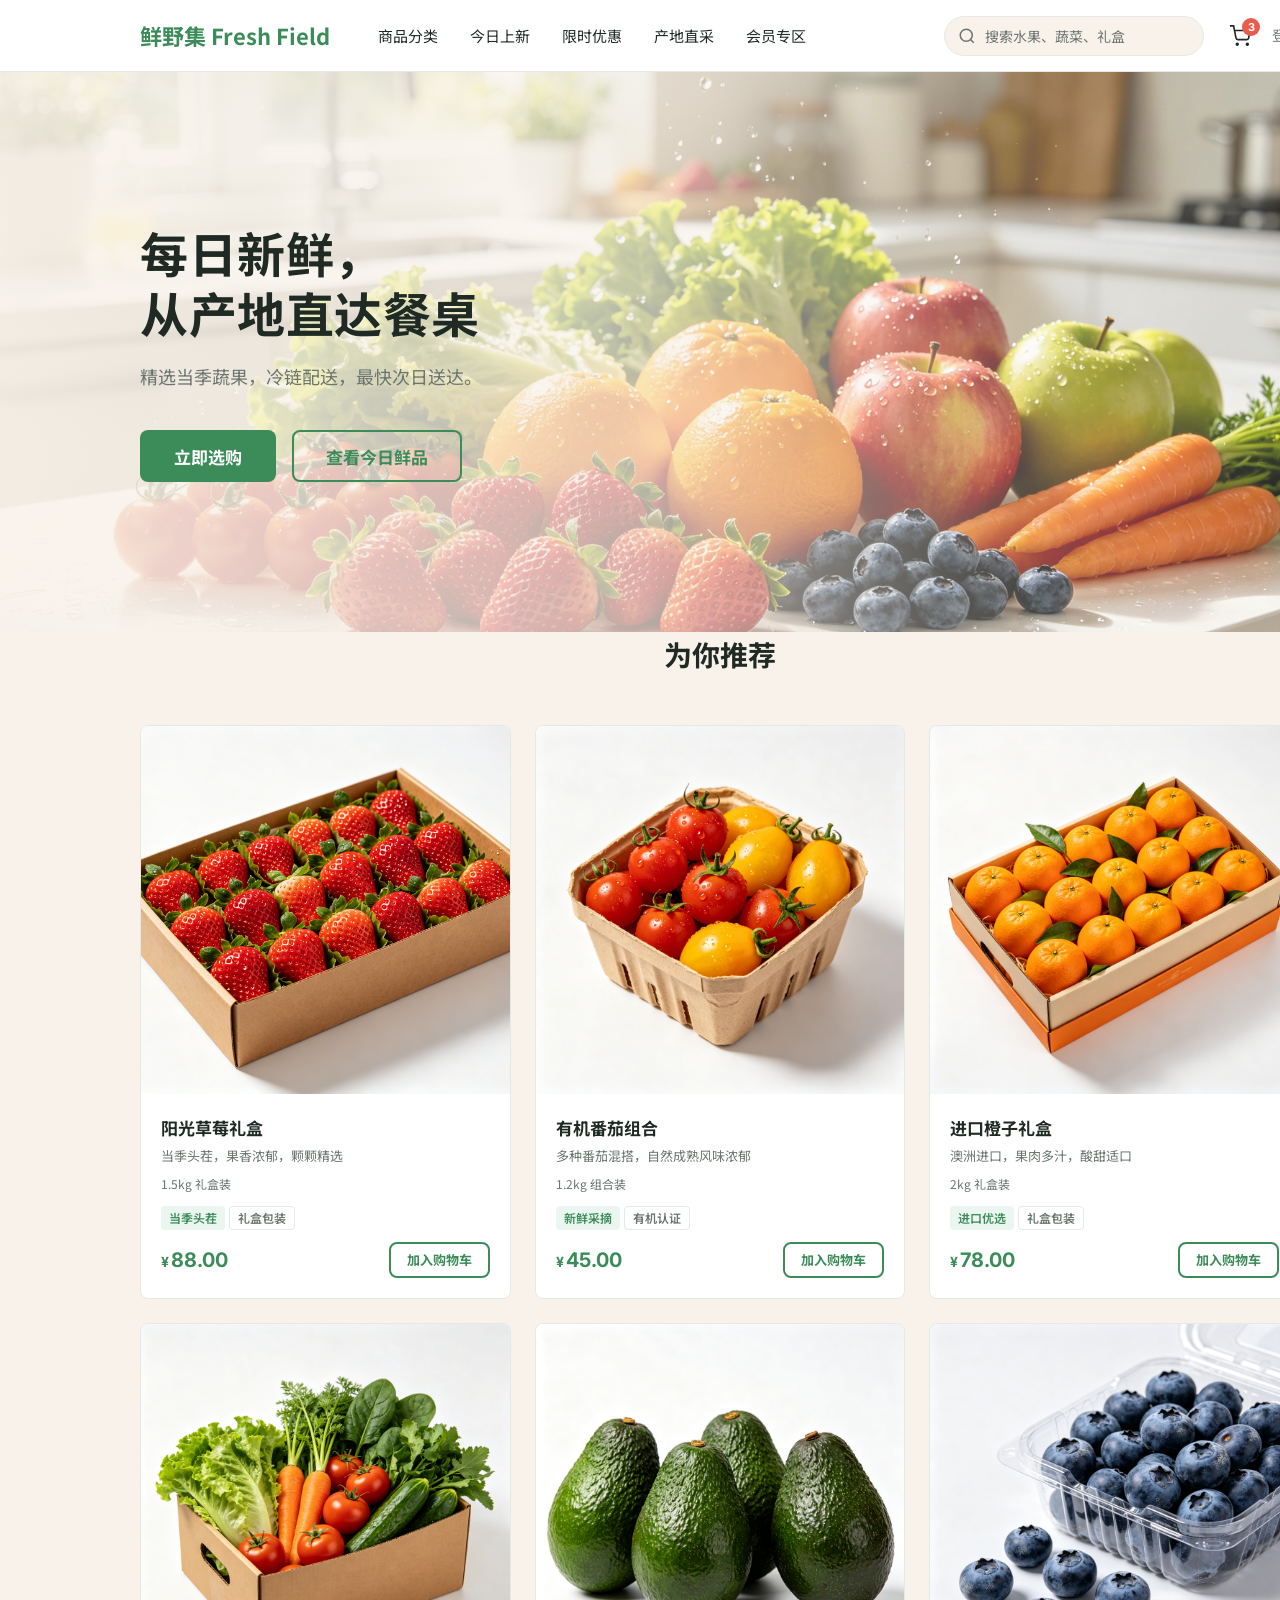
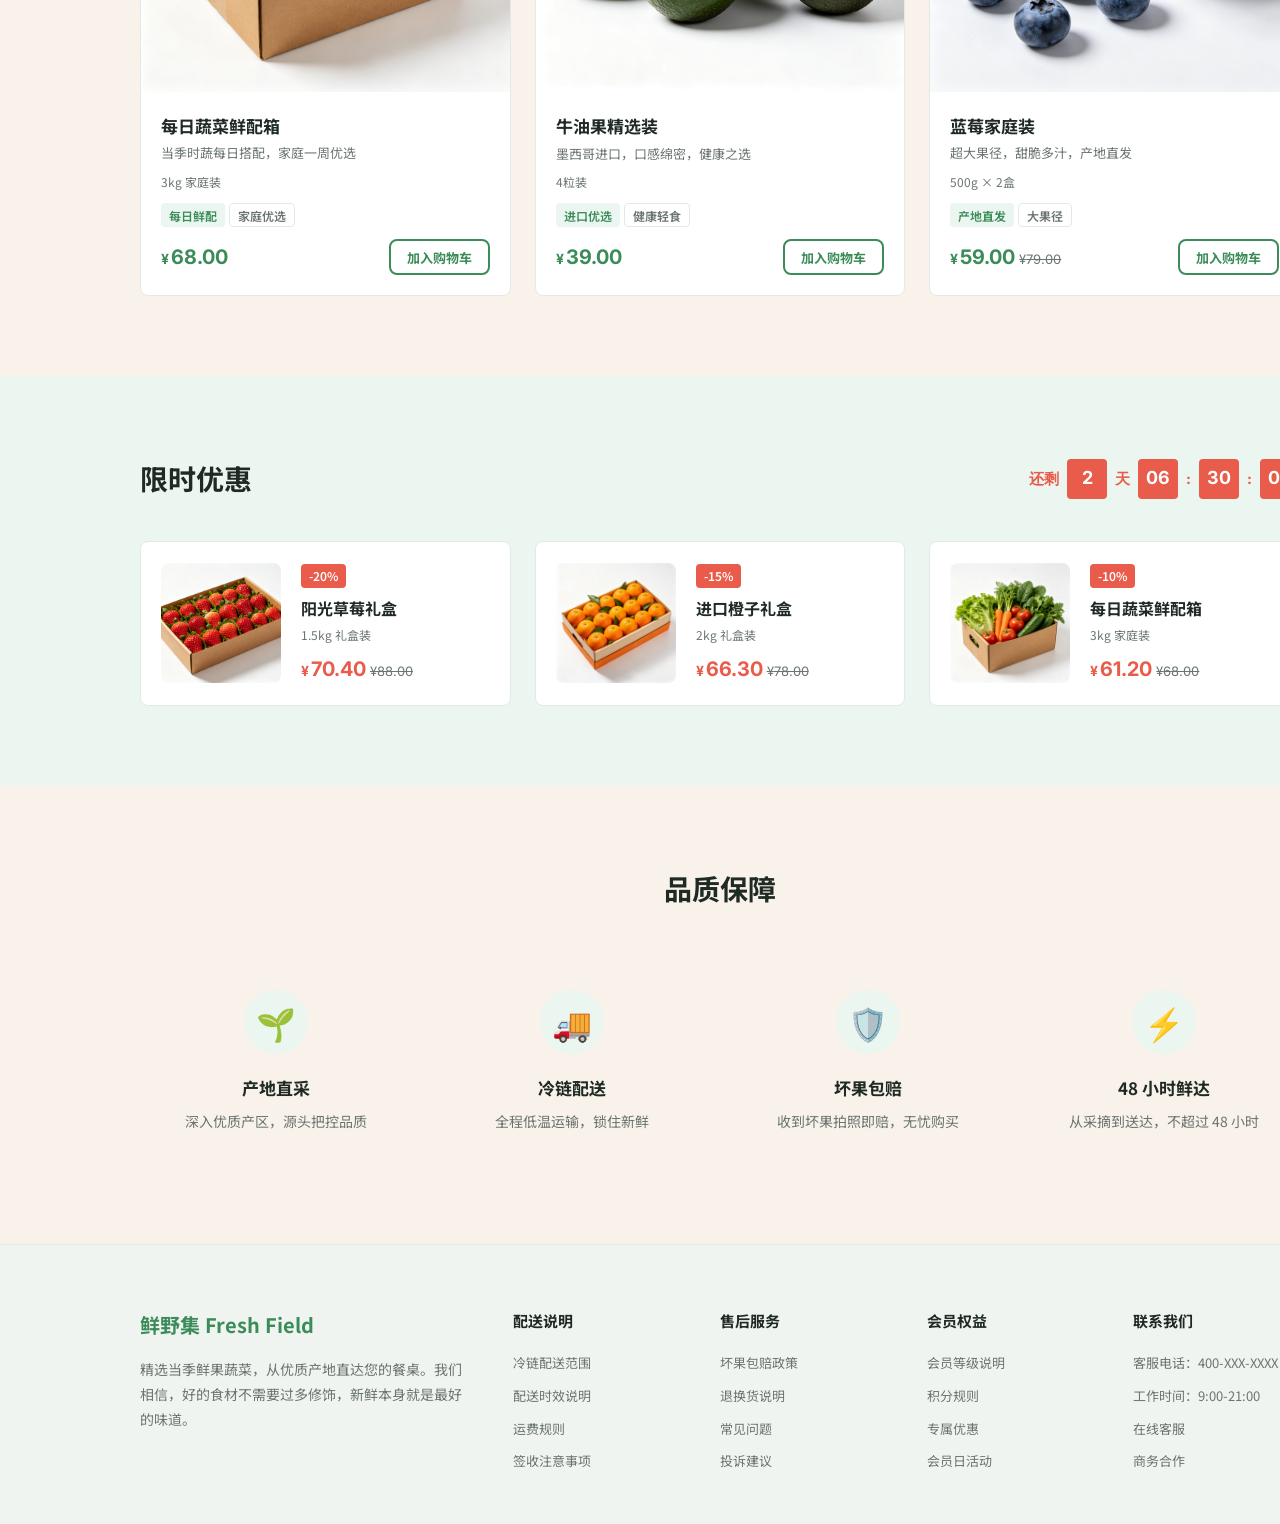
<file: src/index.html>
<!DOCTYPE html>
<html lang="zh-CN">
<head>
  <meta charset="UTF-8">
  <meta name="viewport" content="width=device-width, initial-scale=1.0">
  <title>鲜野集 Fresh Field — 每日新鲜，从产地直达餐桌</title>
  <link rel="preconnect" href="https://fonts.googleapis.com">
  <link rel="preconnect" href="https://fonts.gstatic.com" crossorigin>
  <link href="https://fonts.googleapis.com/css2?family=Inter:wght@400;600;700&family=Noto+Sans+SC:wght@400;600;700&display=swap" rel="stylesheet">
  <link rel="stylesheet" href="assets/css/homepage.css">
</head>
<body>

  <!-- Header (03) -->
  <header class="header">
    <div class="container">
      <a href="index.html" class="header-logo">鲜野集 Fresh Field</a>
      <nav class="header-nav">
        <a href="#">商品分类</a>
        <a href="#">今日上新</a>
        <a href="#">限时优惠</a>
        <a href="#">产地直采</a>
        <a href="#">会员专区</a>
      </nav>
      <div class="header-search">
        <div class="search-input">
          <svg class="search-icon" viewBox="0 0 24 24" fill="none" stroke="currentColor" stroke-width="2">
            <circle cx="11" cy="11" r="8"/>
            <line x1="21" y1="21" x2="16.65" y2="16.65"/>
          </svg>
          <input type="text" placeholder="搜索水果、蔬菜、礼盒">
        </div>
      </div>
      <div class="header-actions">
        <button class="header-cart" aria-label="购物车">
          <svg viewBox="0 0 24 24">
            <circle cx="9" cy="21" r="1"/><circle cx="20" cy="21" r="1"/>
            <path d="M1 1h4l2.68 13.39a2 2 0 0 0 2 1.61h9.72a2 2 0 0 0 2-1.61L23 6H6"/>
          </svg>
          <span class="header-cart-count">3</span>
        </button>
        <span class="header-login">登录</span>
      </div>
    </div>
  </header>

  <!-- Hero (05) -->
  <section class="hero">
    <div class="container">
      <div class="hero-content">
        <h1 class="hero-title">每日新鲜，<br>从产地直达餐桌</h1>
        <p class="hero-subtitle">精选当季蔬果，冷链配送，最快次日送达。</p>
        <div class="hero-actions">
          <a href="#" class="btn btn-primary btn-lg">立即选购</a>
          <a href="#" class="btn btn-outline btn-lg">查看今日鲜品</a>
        </div>
      </div>
      <div class="hero-bg">
        <img src="assets/images/hero_fresh_produce_16x7.png" alt="">
      </div>
    </div>
  </section>

  <!-- Featured Products (07) -->
  <section class="section" style="padding-top: 0;">
    <div class="container">
      <h2 class="section-title">为你推荐</h2>
      <div class="product-grid">
        <!-- 阳光草莓礼盒 -->
        <a href="product-detail.html" class="product-card">
          <div class="product-image">
            <img src="assets/images/product_strawberry_giftbox_main.png" alt="阳光草莓礼盒">
          </div>
          <div class="product-body">
            <h3 class="product-name">阳光草莓礼盒</h3>
            <p class="product-desc">当季头茬，果香浓郁，颗颗精选</p>
            <p class="product-spec">1.5kg 礼盒装</p>
            <div class="product-tags">
              <span class="badge badge-fresh">当季头茬</span>
              <span class="badge badge-tag">礼盒包装</span>
            </div>
            <div class="product-footer">
              <div class="product-price">
                <span class="price-current">88.00</span>
              </div>
              <button class="btn btn-outline btn-sm btn-add-cart">加入购物车</button>
            </div>
          </div>
        </a>
        <!-- 有机番茄组合 -->
        <a href="product-tomatoes.html" class="product-card">
          <div class="product-image">
            <img src="assets/images/product_tomatoes_1x1.png" alt="有机番茄组合">
          </div>
          <div class="product-body">
            <h3 class="product-name">有机番茄组合</h3>
            <p class="product-desc">多种番茄混搭，自然成熟风味浓郁</p>
            <p class="product-spec">1.2kg 组合装</p>
            <div class="product-tags">
              <span class="badge badge-fresh">新鲜采摘</span>
              <span class="badge badge-tag">有机认证</span>
            </div>
            <div class="product-footer">
              <div class="product-price">
                <span class="price-current">45.00</span>
              </div>
              <button class="btn btn-outline btn-sm btn-add-cart">加入购物车</button>
            </div>
          </div>
        </a>
        <!-- 进口橙子礼盒 -->
        <a href="product-oranges.html" class="product-card">
          <div class="product-image">
            <img src="assets/images/product_oranges_1x1.png" alt="进口橙子礼盒">
          </div>
          <div class="product-body">
            <h3 class="product-name">进口橙子礼盒</h3>
            <p class="product-desc">澳洲进口，果肉多汁，酸甜适口</p>
            <p class="product-spec">2kg 礼盒装</p>
            <div class="product-tags">
              <span class="badge badge-fresh">进口优选</span>
              <span class="badge badge-tag">礼盒包装</span>
            </div>
            <div class="product-footer">
              <div class="product-price">
                <span class="price-current">78.00</span>
              </div>
              <button class="btn btn-outline btn-sm btn-add-cart">加入购物车</button>
            </div>
          </div>
        </a>
        <!-- 每日蔬菜鲜配箱 -->
        <a href="product-vegetable-box.html" class="product-card">
          <div class="product-image">
            <img src="assets/images/product_vegetable_box_1x1.png" alt="每日蔬菜鲜配箱">
          </div>
          <div class="product-body">
            <h3 class="product-name">每日蔬菜鲜配箱</h3>
            <p class="product-desc">当季时蔬每日搭配，家庭一周优选</p>
            <p class="product-spec">3kg 家庭装</p>
            <div class="product-tags">
              <span class="badge badge-fresh">每日鲜配</span>
              <span class="badge badge-tag">家庭优选</span>
            </div>
            <div class="product-footer">
              <div class="product-price">
                <span class="price-current">68.00</span>
              </div>
              <button class="btn btn-outline btn-sm btn-add-cart">加入购物车</button>
            </div>
          </div>
        </a>
        <!-- 牛油果精选装 -->
        <a href="product-avocado.html" class="product-card">
          <div class="product-image">
            <img src="assets/images/product_avocado_1x1.png" alt="牛油果精选装">
          </div>
          <div class="product-body">
            <h3 class="product-name">牛油果精选装</h3>
            <p class="product-desc">墨西哥进口，口感绵密，健康之选</p>
            <p class="product-spec">4粒装</p>
            <div class="product-tags">
              <span class="badge badge-fresh">进口优选</span>
              <span class="badge badge-tag">健康轻食</span>
            </div>
            <div class="product-footer">
              <div class="product-price">
                <span class="price-current">39.00</span>
              </div>
              <button class="btn btn-outline btn-sm btn-add-cart">加入购物车</button>
            </div>
          </div>
        </a>
        <!-- 蓝莓家庭装 -->
        <a href="product-blueberry.html" class="product-card">
          <div class="product-image">
            <img src="assets/images/product_blueberry_1x1.png" alt="蓝莓家庭装">
          </div>
          <div class="product-body">
            <h3 class="product-name">蓝莓家庭装</h3>
            <p class="product-desc">超大果径，甜脆多汁，产地直发</p>
            <p class="product-spec">500g × 2盒</p>
            <div class="product-tags">
              <span class="badge badge-fresh">产地直发</span>
              <span class="badge badge-tag">大果径</span>
            </div>
            <div class="product-footer">
              <div class="product-price">
                <span class="price-current">59.00</span>
                <span class="price-original">79.00</span>
              </div>
              <button class="btn btn-outline btn-sm btn-add-cart">加入购物车</button>
            </div>
          </div>
        </a>
      </div>
    </div>
  </section>

  <!-- Promo Banner (08) -->
  <section class="promo-section section">
    <div class="container">
      <div class="promo-header">
        <h2 class="promo-title">限时优惠</h2>
        <div class="promo-countdown">
          还剩
          <span class="countdown-box">2</span>
          <span>天</span>
          <span class="countdown-box">06</span>
          <span class="countdown-sep">:</span>
          <span class="countdown-box">30</span>
          <span class="countdown-sep">:</span>
          <span class="countdown-box">00</span>
        </div>
      </div>
      <div class="promo-products">
        <div class="promo-product-card">
          <div class="promo-product-image">
            <img src="assets/images/product_strawberry_giftbox_main.png" alt="阳光草莓礼盒" style="width:100%;height:100%;object-fit:cover;">
          </div>
          <div class="promo-product-info">
            <span class="badge badge-promo" style="margin-bottom:8px;">-20%</span>
            <h4>阳光草莓礼盒</h4>
            <p class="product-spec">1.5kg 礼盒装</p>
            <div class="product-price" style="margin-top:8px;">
              <span class="price-current" style="color:var(--color-accent-red);">70.40</span>
              <span class="price-original">88.00</span>
            </div>
          </div>
        </div>
        <div class="promo-product-card">
          <div class="promo-product-image">
            <img src="assets/images/product_oranges_1x1.png" alt="进口橙子礼盒" style="width:100%;height:100%;object-fit:cover;">
          </div>
          <div class="promo-product-info">
            <span class="badge badge-promo" style="margin-bottom:8px;">-15%</span>
            <h4>进口橙子礼盒</h4>
            <p class="product-spec">2kg 礼盒装</p>
            <div class="product-price" style="margin-top:8px;">
              <span class="price-current" style="color:var(--color-accent-red);">66.30</span>
              <span class="price-original">78.00</span>
            </div>
          </div>
        </div>
        <div class="promo-product-card">
          <div class="promo-product-image">
            <img src="assets/images/product_vegetable_box_1x1.png" alt="每日蔬菜鲜配箱" style="width:100%;height:100%;object-fit:cover;">
          </div>
          <div class="promo-product-info">
            <span class="badge badge-promo" style="margin-bottom:8px;">-10%</span>
            <h4>每日蔬菜鲜配箱</h4>
            <p class="product-spec">3kg 家庭装</p>
            <div class="product-price" style="margin-top:8px;">
              <span class="price-current" style="color:var(--color-accent-red);">61.20</span>
              <span class="price-original">68.00</span>
            </div>
          </div>
        </div>
      </div>
    </div>
  </section>

  <!-- Trust Badges (08) -->
  <section class="section">
    <div class="container">
      <h2 class="section-title">品质保障</h2>
      <div class="trust-grid">
        <div class="trust-item">
          <div class="trust-icon">🌱</div>
          <h4 class="trust-title">产地直采</h4>
          <p class="trust-desc">深入优质产区，源头把控品质</p>
        </div>
        <div class="trust-item">
          <div class="trust-icon">🚚</div>
          <h4 class="trust-title">冷链配送</h4>
          <p class="trust-desc">全程低温运输，锁住新鲜</p>
        </div>
        <div class="trust-item">
          <div class="trust-icon">🛡️</div>
          <h4 class="trust-title">坏果包赔</h4>
          <p class="trust-desc">收到坏果拍照即赔，无忧购买</p>
        </div>
        <div class="trust-item">
          <div class="trust-icon">⚡</div>
          <h4 class="trust-title">48 小时鲜达</h4>
          <p class="trust-desc">从采摘到送达，不超过 48 小时</p>
        </div>
      </div>
    </div>
  </section>

  <!-- Footer (04) -->
  <footer class="footer">
    <div class="container">
      <div class="footer-grid">
        <div class="footer-brand">
          <h4>鲜野集 Fresh Field</h4>
          <p>精选当季鲜果蔬菜，从优质产地直达您的餐桌。我们相信，好的食材不需要过多修饰，新鲜本身就是最好的味道。</p>
        </div>
        <div class="footer-col">
          <h5>配送说明</h5>
          <a href="#">冷链配送范围</a>
          <a href="#">配送时效说明</a>
          <a href="#">运费规则</a>
          <a href="#">签收注意事项</a>
        </div>
        <div class="footer-col">
          <h5>售后服务</h5>
          <a href="#">坏果包赔政策</a>
          <a href="#">退换货说明</a>
          <a href="#">常见问题</a>
          <a href="#">投诉建议</a>
        </div>
        <div class="footer-col">
          <h5>会员权益</h5>
          <a href="#">会员等级说明</a>
          <a href="#">积分规则</a>
          <a href="#">专属优惠</a>
          <a href="#">会员日活动</a>
        </div>
        <div class="footer-col">
          <h5>联系我们</h5>
          <a href="#">客服电话：400-XXX-XXXX</a>
          <a href="#">工作时间：9:00-21:00</a>
          <a href="#">在线客服</a>
          <a href="#">商务合作</a>
        </div>
      </div>
    </div>
  </footer>

  <script src="assets/js/components.js"></script>
</body>
</html>
</file>
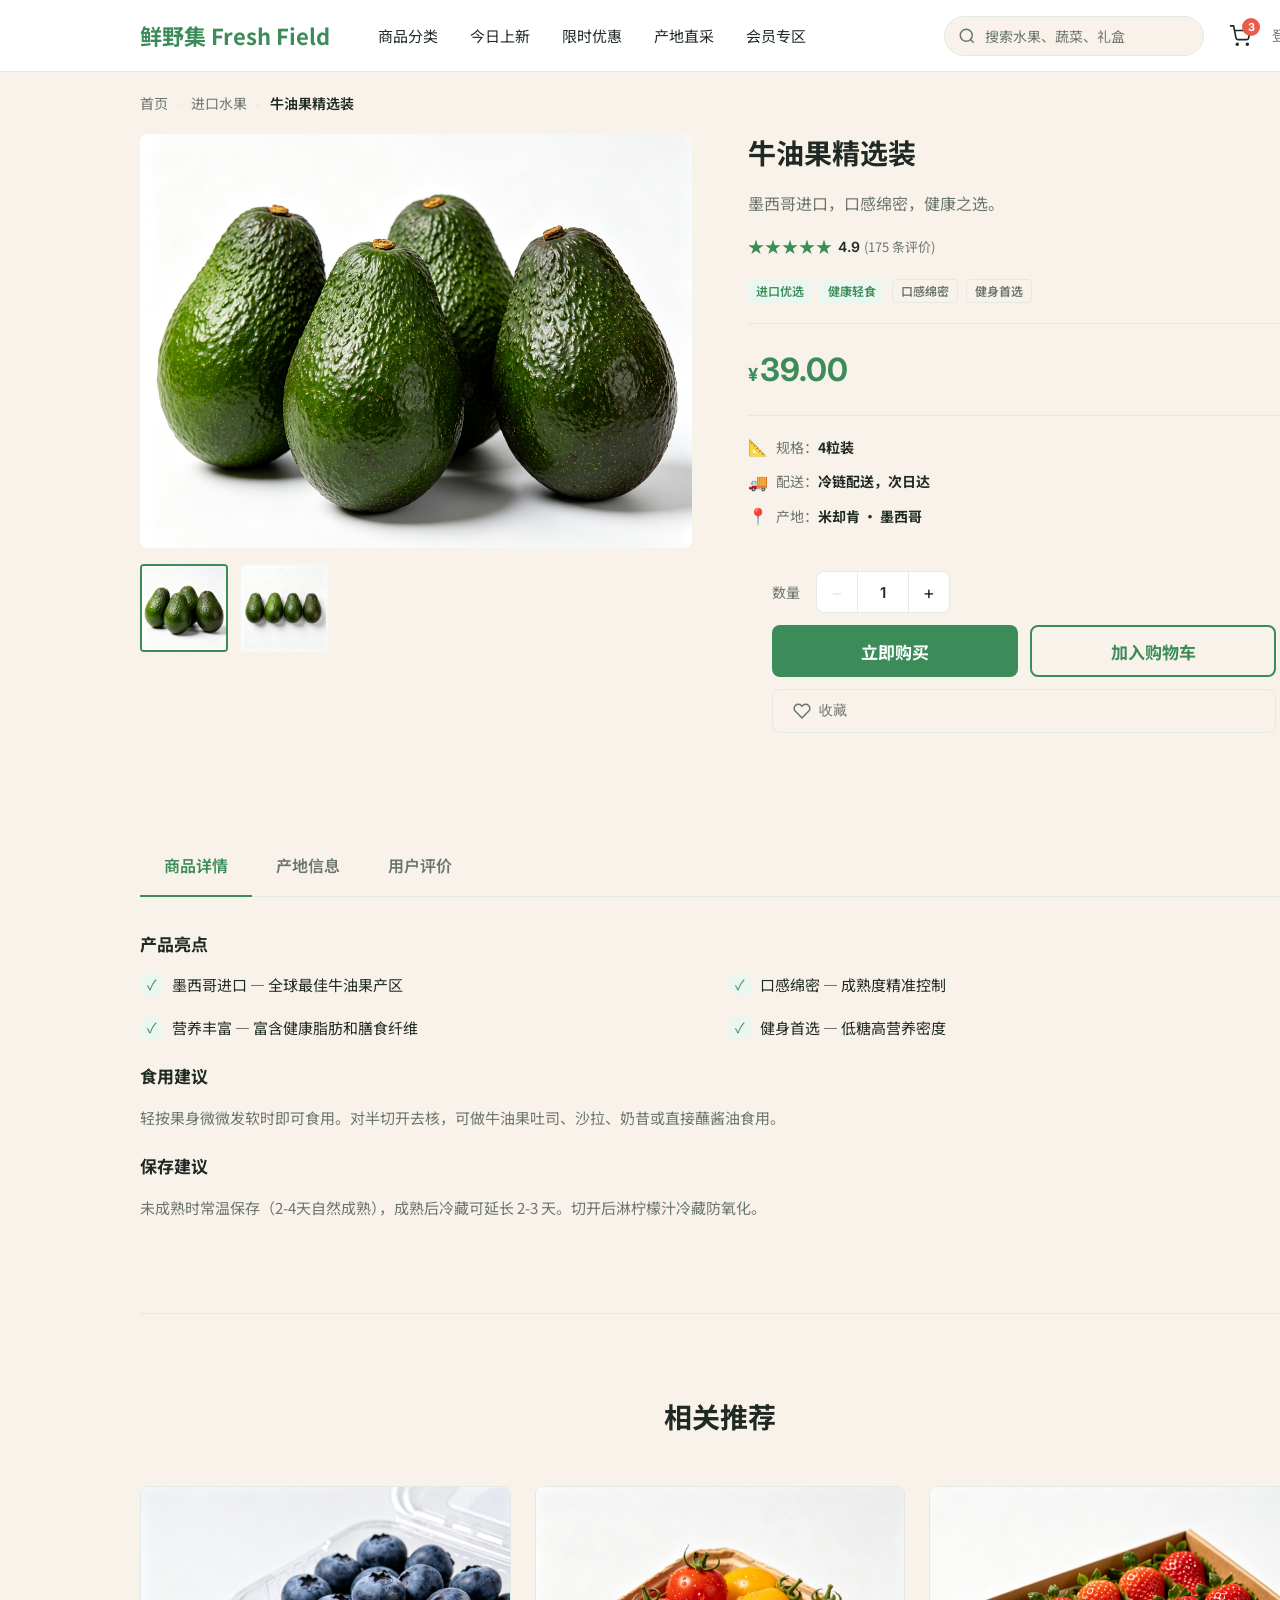
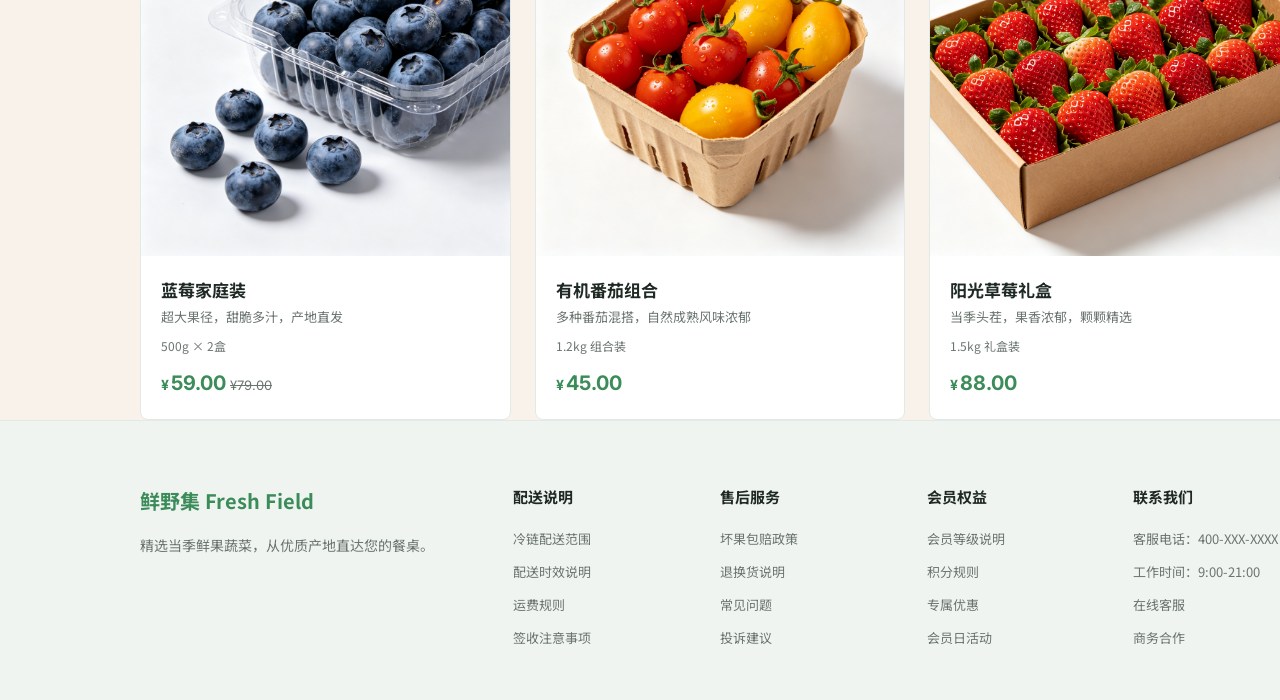
<file: src/product-avocado.html>
<!DOCTYPE html>
<html lang="zh-CN">
<head>
  <meta charset="UTF-8">
  <meta name="viewport" content="width=device-width, initial-scale=1.0">
  <title>牛油果精选装 — 鲜野集 Fresh Field</title>
  <link rel="preconnect" href="https://fonts.googleapis.com">
  <link rel="preconnect" href="https://fonts.gstatic.com" crossorigin>
  <link href="https://fonts.googleapis.com/css2?family=Inter:wght@400;600;700&family=Noto+Sans+SC:wght@400;600;700&display=swap" rel="stylesheet">
  <link rel="stylesheet" href="assets/css/detail.css">
  <link rel="stylesheet" href="assets/css/homepage.css">
</head>
<body>

  <header class="header">
    <div class="container">
      <a href="index.html" class="header-logo">鲜野集 Fresh Field</a>
      <nav class="header-nav">
        <a href="index.html">商品分类</a><a href="#">今日上新</a><a href="#">限时优惠</a><a href="#">产地直采</a><a href="#">会员专区</a>
      </nav>
      <div class="header-search">
        <div class="search-input">
          <svg class="search-icon" viewBox="0 0 24 24" fill="none" stroke="currentColor" stroke-width="2"><circle cx="11" cy="11" r="8"/><line x1="21" y1="21" x2="16.65" y2="16.65"/></svg>
          <input type="text" placeholder="搜索水果、蔬菜、礼盒">
        </div>
      </div>
      <div class="header-actions">
        <button class="header-cart" aria-label="购物车">
          <svg viewBox="0 0 24 24"><circle cx="9" cy="21" r="1"/><circle cx="20" cy="21" r="1"/><path d="M1 1h4l2.68 13.39a2 2 0 0 0 2 1.61h9.72a2 2 0 0 0 2-1.61L23 6H6"/></svg>
          <span class="header-cart-count">3</span>
        </button>
        <span class="header-login">登录</span>
      </div>
    </div>
  </header>

  <main>
    <div class="container">
      <nav class="breadcrumb">
        <a href="index.html">首页</a><span class="sep">›</span>
        <a href="#">进口水果</a><span class="sep">›</span>
        <span class="current">牛油果精选装</span>
      </nav>
    </div>

    <div class="container">
      <div class="product-detail-layout">
        <div class="image-gallery">
          <div class="gallery-main">
            <img src="assets/images/product_avocado_1x1.png" alt="牛油果精选装">
          </div>
          <div class="gallery-thumbs">
            <div class="gallery-thumb active" data-full="assets/images/product_avocado_1x1.png">
              <img src="assets/images/product_avocado_1x1.png" alt="缩略图1">
            </div>
            <div class="gallery-thumb" data-full="assets/images/product_avocado_1x1-01.png">
              <img src="assets/images/product_avocado_1x1-01.png" alt="缩略图2">
            </div>
          </div>
        </div>

        <div class="product-info">
          <h1 class="product-title">牛油果精选装</h1>
          <p class="product-selling-point">墨西哥进口，口感绵密，健康之选。</p>
          <div class="product-rating-row">
            <div class="rating">
              <div class="rating-stars">
                <span class="rating-star full"></span><span class="rating-star full"></span><span class="rating-star full"></span><span class="rating-star full"></span><span class="rating-star full"></span>
              </div>
              <span class="rating-score">4.9</span>
              <span class="rating-count">(175 条评价)</span>
            </div>
          </div>
          <div class="product-tag-list">
            <span class="badge badge-fresh">进口优选</span>
            <span class="badge badge-fresh">健康轻食</span>
            <span class="badge badge-tag">口感绵密</span>
            <span class="badge badge-tag">健身首选</span>
          </div>
          <div class="product-price-row">
            <div class="price price-lg"><span class="price-current">39.00</span></div>
          </div>
          <div class="product-meta">
            <div class="product-meta-item"><span class="meta-icon">📐</span><span>规格：<strong>4粒装</strong></span></div>
            <div class="product-meta-item"><span class="meta-icon">🚚</span><span>配送：<strong>冷链配送，次日达</strong></span></div>
            <div class="product-meta-item"><span class="meta-icon">📍</span><span>产地：<strong>米却肯 · 墨西哥</strong></span></div>
          </div>
          <div class="purchase-panel">
            <div class="purchase-qty-row">
              <span class="purchase-qty-label">数量</span>
              <div class="quantity-stepper">
                <button class="quantity-btn minus">−</button>
                <input class="quantity-input" type="text" value="1" min="1" max="99" readonly>
                <button class="quantity-btn plus">+</button>
              </div>
            </div>
            <div class="purchase-actions">
              <div class="purchase-actions-row">
                <button class="btn btn-primary btn-lg" style="flex:1;">立即购买</button>
                <button class="btn btn-outline btn-lg btn-add-cart" style="flex:1;">加入购物车</button>
              </div>
              <button class="btn-favorite">
                <svg width="18" height="18" viewBox="0 0 24 24" fill="none" stroke="currentColor" stroke-width="2"><path d="M20.84 4.61a5.5 5.5 0 0 0-7.78 0L12 5.67l-1.06-1.06a5.5 5.5 0 0 0-7.78 7.78l1.06 1.06L12 21.23l7.78-7.78 1.06-1.06a5.5 5.5 0 0 0 0-7.78z"/></svg>
                收藏
              </button>
            </div>
          </div>
        </div>
      </div>

      <div class="tab-panel">
        <div class="tab-nav">
          <span class="tab-label active" data-tab="detail">商品详情</span>
          <span class="tab-label" data-tab="origin">产地信息</span>
          <span class="tab-label" data-tab="reviews">用户评价</span>
        </div>
        <div class="tab-content active" data-tab="detail">
          <h4>产品亮点</h4>
          <div class="detail-feature-list">
            <div class="detail-feature-item"><span class="feature-check">✓</span>墨西哥进口 — 全球最佳牛油果产区</div>
            <div class="detail-feature-item"><span class="feature-check">✓</span>口感绵密 — 成熟度精准控制</div>
            <div class="detail-feature-item"><span class="feature-check">✓</span>营养丰富 — 富含健康脂肪和膳食纤维</div>
            <div class="detail-feature-item"><span class="feature-check">✓</span>健身首选 — 低糖高营养密度</div>
          </div>
          <h4>食用建议</h4>
          <p>轻按果身微微发软时即可食用。对半切开去核，可做牛油果吐司、沙拉、奶昔或直接蘸酱油食用。</p>
          <h4>保存建议</h4>
          <p>未成熟时常温保存（2-4天自然成熟），成熟后冷藏可延长 2-3 天。切开后淋柠檬汁冷藏防氧化。</p>
        </div>
        <div class="tab-content" data-tab="origin">
          <h4>产地详情</h4>
          <table class="origin-table">
            <tr><td>产地</td><td>墨西哥米却肯州</td></tr>
            <tr><td>种植方式</td><td>有机果园，可持续种植</td></tr>
            <tr><td>品种</td><td>Hass 牛油果</td></tr>
            <tr><td>采摘时间</td><td>全年供应，果季采收</td></tr>
            <tr><td>保质期</td><td>常温 2-4 天，成熟后冷藏 3 天</td></tr>
            <tr><td>认证</td><td>墨西哥农业部出口认证</td></tr>
          </table>
        </div>
        <div class="tab-content" data-tab="reviews">
          <div class="review-list">
            <div class="review-card">
              <div class="review-header">
                <div class="review-avatar"><div style="width:100%;height:100%;background:linear-gradient(135deg,#F0F0E0,#E8E8CC);display:flex;align-items:center;justify-content:center;font-size:20px;">👨</div></div>
                <div><div class="review-user">郑先生</div>
                  <div class="rating"><div class="rating-stars"><span class="rating-star full"></span><span class="rating-star full"></span><span class="rating-star full"></span><span class="rating-star full"></span><span class="rating-star full"></span></div></div>
                </div>
              </div>
              <p class="review-text">健身人士必备！收到的牛油果个头均匀，成熟度刚好，切开绵密得像黄油一样，太棒了。</p>
            </div>
            <div class="review-card">
              <div class="review-header">
                <div class="review-avatar"><div style="width:100%;height:100%;background:linear-gradient(135deg,#E8F5E0,#D4EDC8);display:flex;align-items:center;justify-content:center;font-size:20px;">👩</div></div>
                <div><div class="review-user">杨女士</div>
                  <div class="rating"><div class="rating-stars"><span class="rating-star full"></span><span class="rating-star full"></span><span class="rating-star full"></span><span class="rating-star full"></span><span class="rating-star half"></span></div></div>
                </div>
              </div>
              <p class="review-text">每天早上做牛油果吐司，4颗正好一周的量。比超市便宜还更新鲜，包装保护得也很好没有磕碰。</p>
            </div>
          </div>
        </div>
      </div>

      <div class="related-section">
        <h2 class="section-title">相关推荐</h2>
        <div class="product-grid">
          <a href="product-blueberry.html" class="product-card">
            <div class="product-image"><img src="assets/images/product_blueberry_1x1.png" alt="蓝莓家庭装"></div>
            <div class="product-body"><h3 class="product-name">蓝莓家庭装</h3><p class="product-desc">超大果径，甜脆多汁，产地直发</p><p class="product-spec">500g × 2盒</p>
              <div class="product-footer"><div class="product-price"><span class="price-current">59.00</span><span class="price-original">79.00</span></div></div>
            </div>
          </a>
          <a href="product-tomatoes.html" class="product-card">
            <div class="product-image"><img src="assets/images/product_tomatoes_1x1.png" alt="有机番茄组合"></div>
            <div class="product-body"><h3 class="product-name">有机番茄组合</h3><p class="product-desc">多种番茄混搭，自然成熟风味浓郁</p><p class="product-spec">1.2kg 组合装</p>
              <div class="product-footer"><div class="product-price"><span class="price-current">45.00</span></div></div>
            </div>
          </a>
          <a href="product-detail.html" class="product-card">
            <div class="product-image"><img src="assets/images/product_strawberry_giftbox_main.png" alt="阳光草莓礼盒"></div>
            <div class="product-body"><h3 class="product-name">阳光草莓礼盒</h3><p class="product-desc">当季头茬，果香浓郁，颗颗精选</p><p class="product-spec">1.5kg 礼盒装</p>
              <div class="product-footer"><div class="product-price"><span class="price-current">88.00</span></div></div>
            </div>
          </a>
        </div>
      </div>
    </div>
  </main>

  <footer class="footer">
    <div class="container">
      <div class="footer-grid">
        <div class="footer-brand"><h4>鲜野集 Fresh Field</h4><p>精选当季鲜果蔬菜，从优质产地直达您的餐桌。</p></div>
        <div class="footer-col"><h5>配送说明</h5><a href="#">冷链配送范围</a><a href="#">配送时效说明</a><a href="#">运费规则</a><a href="#">签收注意事项</a></div>
        <div class="footer-col"><h5>售后服务</h5><a href="#">坏果包赔政策</a><a href="#">退换货说明</a><a href="#">常见问题</a><a href="#">投诉建议</a></div>
        <div class="footer-col"><h5>会员权益</h5><a href="#">会员等级说明</a><a href="#">积分规则</a><a href="#">专属优惠</a><a href="#">会员日活动</a></div>
        <div class="footer-col"><h5>联系我们</h5><a href="#">客服电话：400-XXX-XXXX</a><a href="#">工作时间：9:00-21:00</a><a href="#">在线客服</a><a href="#">商务合作</a></div>
      </div>
    </div>
  </footer>

  <script src="assets/js/components.js"></script>
</body>
</html>
</file>
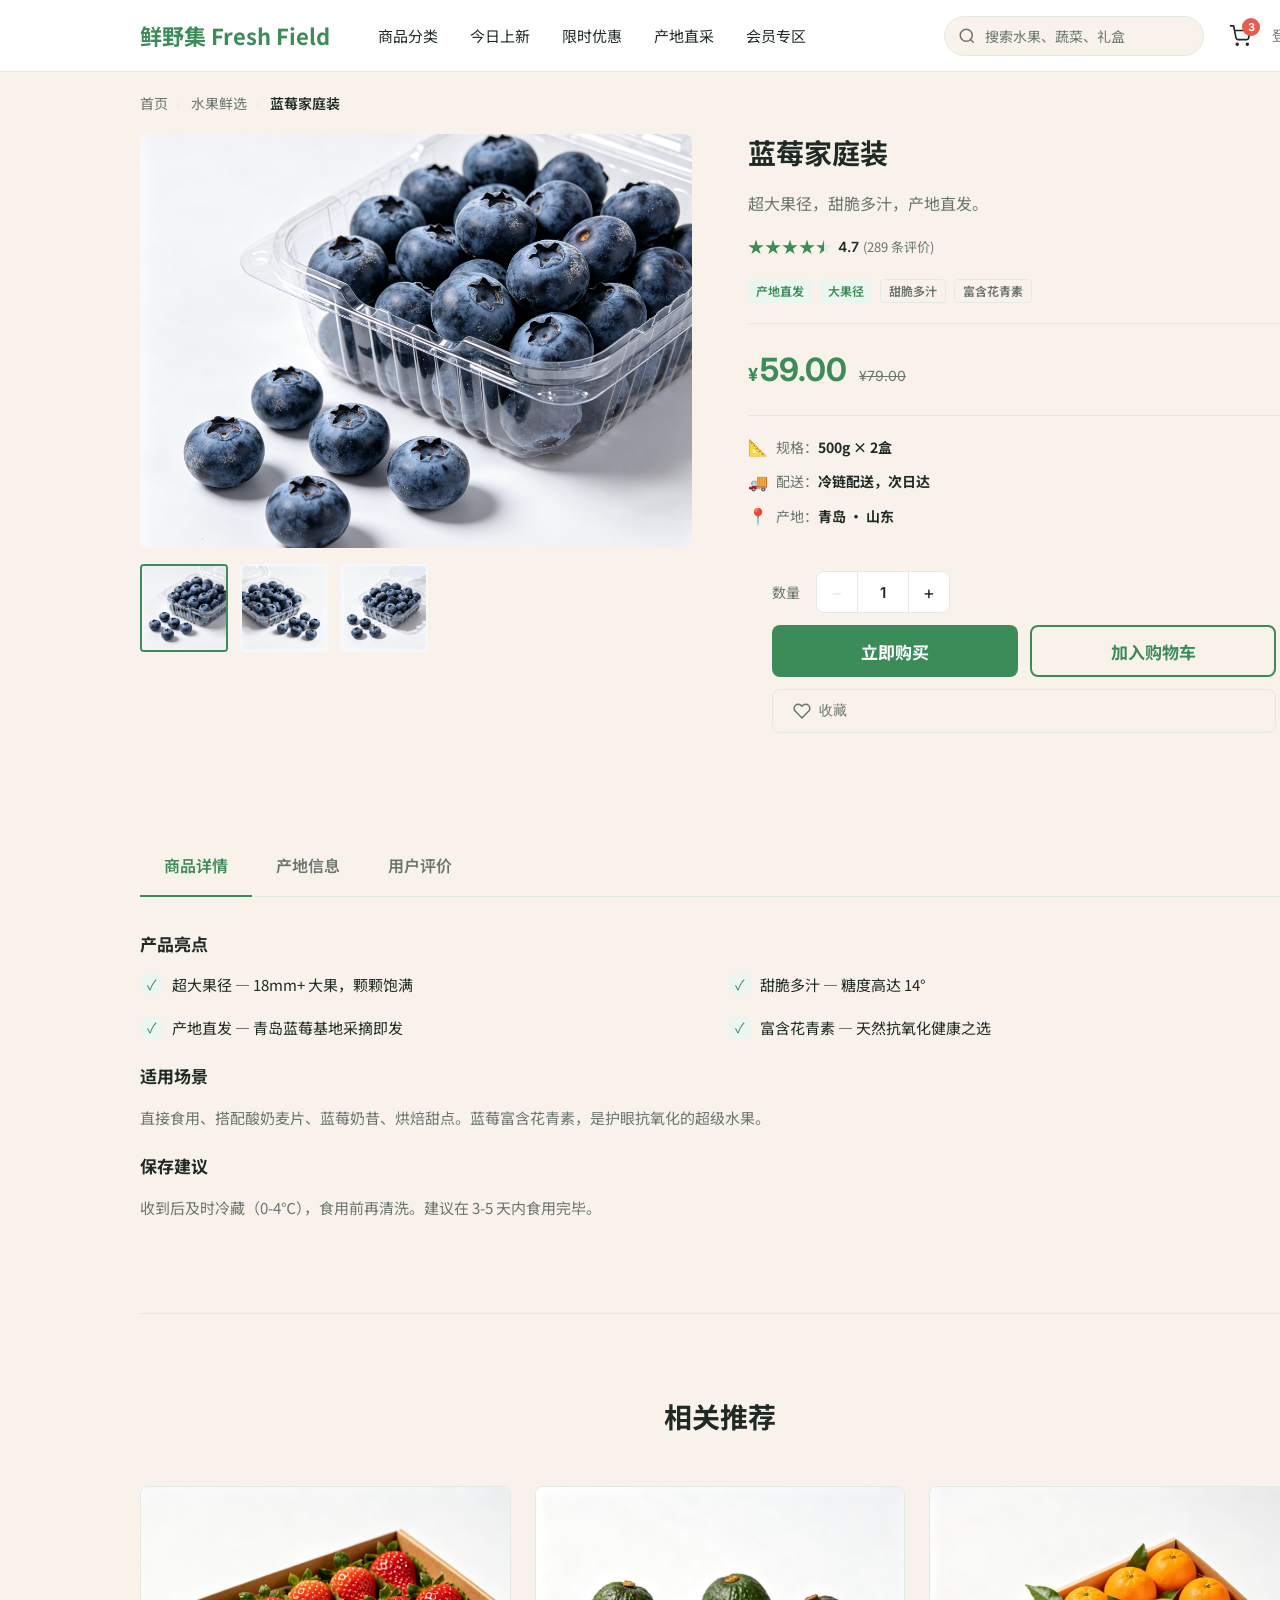
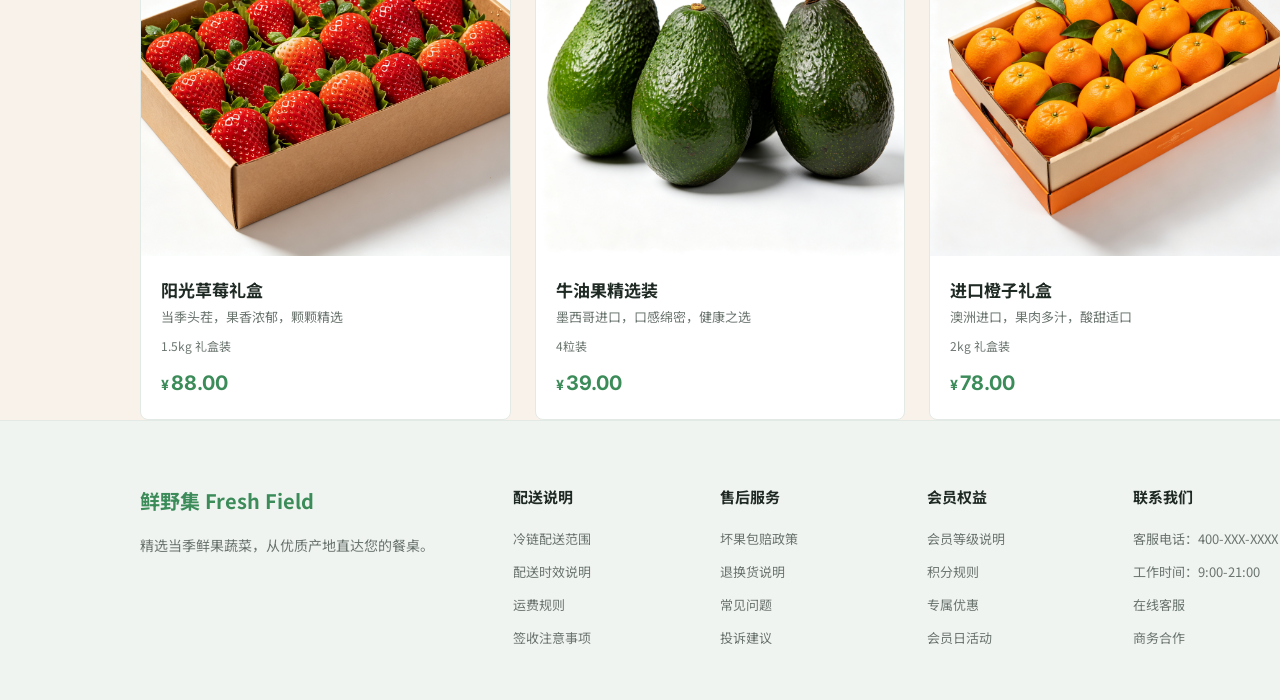
<file: src/product-blueberry.html>
<!DOCTYPE html>
<html lang="zh-CN">
<head>
  <meta charset="UTF-8">
  <meta name="viewport" content="width=device-width, initial-scale=1.0">
  <title>蓝莓家庭装 — 鲜野集 Fresh Field</title>
  <link rel="preconnect" href="https://fonts.googleapis.com">
  <link rel="preconnect" href="https://fonts.gstatic.com" crossorigin>
  <link href="https://fonts.googleapis.com/css2?family=Inter:wght@400;600;700&family=Noto+Sans+SC:wght@400;600;700&display=swap" rel="stylesheet">
  <link rel="stylesheet" href="assets/css/detail.css">
  <link rel="stylesheet" href="assets/css/homepage.css">
</head>
<body>

  <header class="header">
    <div class="container">
      <a href="index.html" class="header-logo">鲜野集 Fresh Field</a>
      <nav class="header-nav">
        <a href="index.html">商品分类</a><a href="#">今日上新</a><a href="#">限时优惠</a><a href="#">产地直采</a><a href="#">会员专区</a>
      </nav>
      <div class="header-search">
        <div class="search-input">
          <svg class="search-icon" viewBox="0 0 24 24" fill="none" stroke="currentColor" stroke-width="2"><circle cx="11" cy="11" r="8"/><line x1="21" y1="21" x2="16.65" y2="16.65"/></svg>
          <input type="text" placeholder="搜索水果、蔬菜、礼盒">
        </div>
      </div>
      <div class="header-actions">
        <button class="header-cart" aria-label="购物车">
          <svg viewBox="0 0 24 24"><circle cx="9" cy="21" r="1"/><circle cx="20" cy="21" r="1"/><path d="M1 1h4l2.68 13.39a2 2 0 0 0 2 1.61h9.72a2 2 0 0 0 2-1.61L23 6H6"/></svg>
          <span class="header-cart-count">3</span>
        </button>
        <span class="header-login">登录</span>
      </div>
    </div>
  </header>

  <main>
    <div class="container">
      <nav class="breadcrumb">
        <a href="index.html">首页</a><span class="sep">›</span>
        <a href="#">水果鲜选</a><span class="sep">›</span>
        <span class="current">蓝莓家庭装</span>
      </nav>
    </div>

    <div class="container">
      <div class="product-detail-layout">
        <div class="image-gallery">
          <div class="gallery-main">
            <img src="assets/images/product_blueberry_1x1.png" alt="蓝莓家庭装">
          </div>
          <div class="gallery-thumbs">
            <div class="gallery-thumb active" data-full="assets/images/product_blueberry_1x1.png">
              <img src="assets/images/product_blueberry_1x1.png" alt="缩略图1">
            </div>
            <div class="gallery-thumb" data-full="assets/images/product_blueberry_1x1-01.png">
              <img src="assets/images/product_blueberry_1x1-01.png" alt="缩略图2">
            </div>
            <div class="gallery-thumb" data-full="assets/images/product_blueberry_1x1-01-02.png">
              <img src="assets/images/product_blueberry_1x1-01-02.png" alt="缩略图3">
            </div>
          </div>
        </div>

        <div class="product-info">
          <h1 class="product-title">蓝莓家庭装</h1>
          <p class="product-selling-point">超大果径，甜脆多汁，产地直发。</p>
          <div class="product-rating-row">
            <div class="rating">
              <div class="rating-stars">
                <span class="rating-star full"></span><span class="rating-star full"></span><span class="rating-star full"></span><span class="rating-star full"></span><span class="rating-star half"></span>
              </div>
              <span class="rating-score">4.7</span>
              <span class="rating-count">(289 条评价)</span>
            </div>
          </div>
          <div class="product-tag-list">
            <span class="badge badge-fresh">产地直发</span>
            <span class="badge badge-fresh">大果径</span>
            <span class="badge badge-tag">甜脆多汁</span>
            <span class="badge badge-tag">富含花青素</span>
          </div>
          <div class="product-price-row">
            <div class="price price-lg"><span class="price-current">59.00</span></div>
            <span class="price-original">79.00</span>
          </div>
          <div class="product-meta">
            <div class="product-meta-item"><span class="meta-icon">📐</span><span>规格：<strong>500g × 2盒</strong></span></div>
            <div class="product-meta-item"><span class="meta-icon">🚚</span><span>配送：<strong>冷链配送，次日达</strong></span></div>
            <div class="product-meta-item"><span class="meta-icon">📍</span><span>产地：<strong>青岛 · 山东</strong></span></div>
          </div>
          <div class="purchase-panel">
            <div class="purchase-qty-row">
              <span class="purchase-qty-label">数量</span>
              <div class="quantity-stepper">
                <button class="quantity-btn minus">−</button>
                <input class="quantity-input" type="text" value="1" min="1" max="99" readonly>
                <button class="quantity-btn plus">+</button>
              </div>
            </div>
            <div class="purchase-actions">
              <div class="purchase-actions-row">
                <button class="btn btn-primary btn-lg" style="flex:1;">立即购买</button>
                <button class="btn btn-outline btn-lg btn-add-cart" style="flex:1;">加入购物车</button>
              </div>
              <button class="btn-favorite">
                <svg width="18" height="18" viewBox="0 0 24 24" fill="none" stroke="currentColor" stroke-width="2"><path d="M20.84 4.61a5.5 5.5 0 0 0-7.78 0L12 5.67l-1.06-1.06a5.5 5.5 0 0 0-7.78 7.78l1.06 1.06L12 21.23l7.78-7.78 1.06-1.06a5.5 5.5 0 0 0 0-7.78z"/></svg>
                收藏
              </button>
            </div>
          </div>
        </div>
      </div>

      <div class="tab-panel">
        <div class="tab-nav">
          <span class="tab-label active" data-tab="detail">商品详情</span>
          <span class="tab-label" data-tab="origin">产地信息</span>
          <span class="tab-label" data-tab="reviews">用户评价</span>
        </div>
        <div class="tab-content active" data-tab="detail">
          <h4>产品亮点</h4>
          <div class="detail-feature-list">
            <div class="detail-feature-item"><span class="feature-check">✓</span>超大果径 — 18mm+ 大果，颗颗饱满</div>
            <div class="detail-feature-item"><span class="feature-check">✓</span>甜脆多汁 — 糖度高达 14°</div>
            <div class="detail-feature-item"><span class="feature-check">✓</span>产地直发 — 青岛蓝莓基地采摘即发</div>
            <div class="detail-feature-item"><span class="feature-check">✓</span>富含花青素 — 天然抗氧化健康之选</div>
          </div>
          <h4>适用场景</h4>
          <p>直接食用、搭配酸奶麦片、蓝莓奶昔、烘焙甜点。蓝莓富含花青素，是护眼抗氧化的超级水果。</p>
          <h4>保存建议</h4>
          <p>收到后及时冷藏（0-4℃），食用前再清洗。建议在 3-5 天内食用完毕。</p>
        </div>
        <div class="tab-content" data-tab="origin">
          <h4>产地详情</h4>
          <table class="origin-table">
            <tr><td>产地</td><td>山东青岛 · 蓝莓种植基地</td></tr>
            <tr><td>种植方式</td><td>大棚无土基质栽培</td></tr>
            <tr><td>品种</td><td>北高丛蓝莓（Duke）</td></tr>
            <tr><td>采摘时间</td><td>每年 5-7 月盛产期</td></tr>
            <tr><td>保质期</td><td>冷藏 3-5 天</td></tr>
            <tr><td>认证</td><td>绿色食品认证</td></tr>
          </table>
        </div>
        <div class="tab-content" data-tab="reviews">
          <div class="review-list">
            <div class="review-card">
              <div class="review-header">
                <div class="review-avatar"><div style="width:100%;height:100%;background:linear-gradient(135deg,#E8E0F0,#D8D0E8);display:flex;align-items:center;justify-content:center;font-size:20px;">👩</div></div>
                <div><div class="review-user">钱女士</div>
                  <div class="rating"><div class="rating-stars"><span class="rating-star full"></span><span class="rating-star full"></span><span class="rating-star full"></span><span class="rating-star full"></span><span class="rating-star full"></span></div></div>
                </div>
              </div>
              <p class="review-text">蓝莓个头超大，比超市买的大一倍！而且特别甜，一点都不酸。女儿每天上学都带一小盒当零食。</p>
            </div>
            <div class="review-card">
              <div class="review-header">
                <div class="review-avatar"><div style="width:100%;height:100%;background:linear-gradient(135deg,#E0E8F0,#D0D8E8);display:flex;align-items:center;justify-content:center;font-size:20px;">👨</div></div>
                <div><div class="review-user">马先生</div>
                  <div class="rating"><div class="rating-stars"><span class="rating-star full"></span><span class="rating-star full"></span><span class="rating-star full"></span><span class="rating-star full"></span><span class="rating-star half"></span></div></div>
                </div>
              </div>
              <p class="review-text">冷链包装很到位，收到时蓝莓还带凉气。两盒分量足，吃完会继续回购。配酸奶绝了！</p>
            </div>
          </div>
        </div>
      </div>

      <div class="related-section">
        <h2 class="section-title">相关推荐</h2>
        <div class="product-grid">
          <a href="product-detail.html" class="product-card">
            <div class="product-image"><img src="assets/images/product_strawberry_giftbox_main.png" alt="阳光草莓礼盒"></div>
            <div class="product-body"><h3 class="product-name">阳光草莓礼盒</h3><p class="product-desc">当季头茬，果香浓郁，颗颗精选</p><p class="product-spec">1.5kg 礼盒装</p>
              <div class="product-footer"><div class="product-price"><span class="price-current">88.00</span></div></div>
            </div>
          </a>
          <a href="product-avocado.html" class="product-card">
            <div class="product-image"><img src="assets/images/product_avocado_1x1.png" alt="牛油果精选装"></div>
            <div class="product-body"><h3 class="product-name">牛油果精选装</h3><p class="product-desc">墨西哥进口，口感绵密，健康之选</p><p class="product-spec">4粒装</p>
              <div class="product-footer"><div class="product-price"><span class="price-current">39.00</span></div></div>
            </div>
          </a>
          <a href="product-oranges.html" class="product-card">
            <div class="product-image"><img src="assets/images/product_oranges_1x1.png" alt="进口橙子礼盒"></div>
            <div class="product-body"><h3 class="product-name">进口橙子礼盒</h3><p class="product-desc">澳洲进口，果肉多汁，酸甜适口</p><p class="product-spec">2kg 礼盒装</p>
              <div class="product-footer"><div class="product-price"><span class="price-current">78.00</span></div></div>
            </div>
          </a>
        </div>
      </div>
    </div>
  </main>

  <footer class="footer">
    <div class="container">
      <div class="footer-grid">
        <div class="footer-brand"><h4>鲜野集 Fresh Field</h4><p>精选当季鲜果蔬菜，从优质产地直达您的餐桌。</p></div>
        <div class="footer-col"><h5>配送说明</h5><a href="#">冷链配送范围</a><a href="#">配送时效说明</a><a href="#">运费规则</a><a href="#">签收注意事项</a></div>
        <div class="footer-col"><h5>售后服务</h5><a href="#">坏果包赔政策</a><a href="#">退换货说明</a><a href="#">常见问题</a><a href="#">投诉建议</a></div>
        <div class="footer-col"><h5>会员权益</h5><a href="#">会员等级说明</a><a href="#">积分规则</a><a href="#">专属优惠</a><a href="#">会员日活动</a></div>
        <div class="footer-col"><h5>联系我们</h5><a href="#">客服电话：400-XXX-XXXX</a><a href="#">工作时间：9:00-21:00</a><a href="#">在线客服</a><a href="#">商务合作</a></div>
      </div>
    </div>
  </footer>

  <script src="assets/js/components.js"></script>
</body>
</html>
</file>
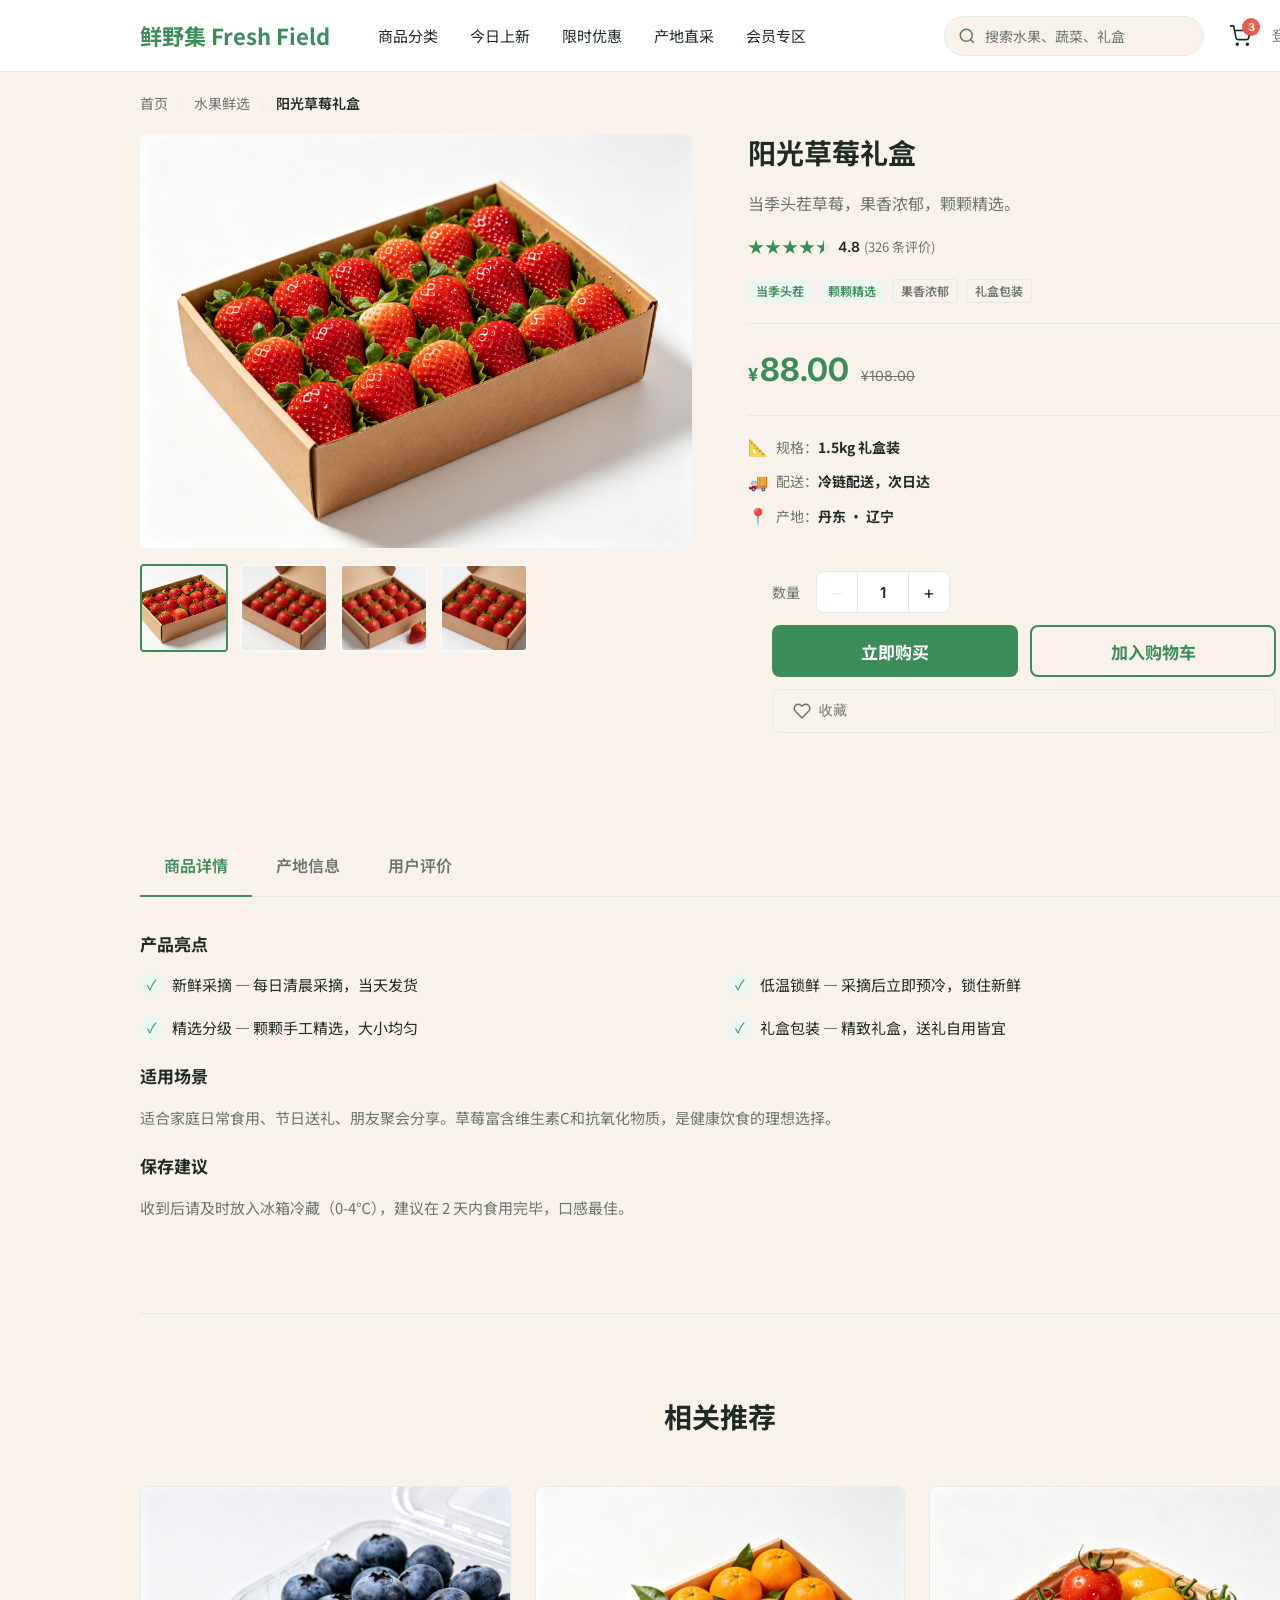
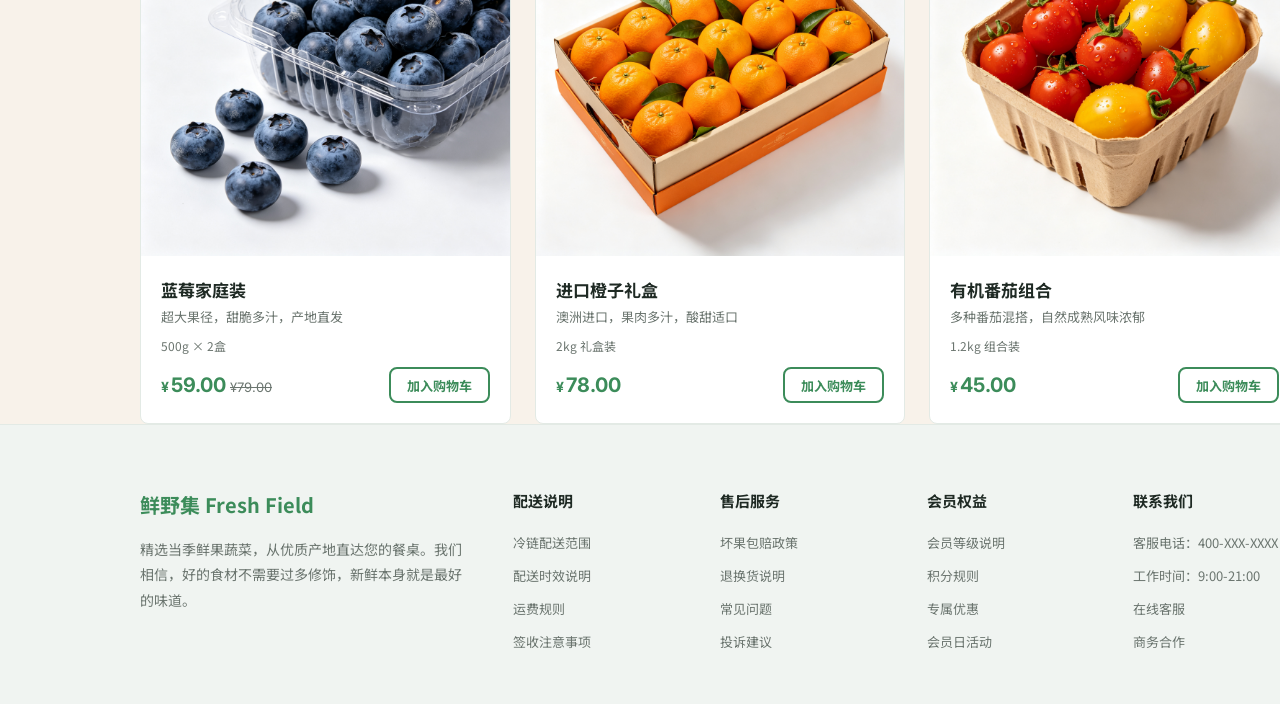
<file: src/product-detail.html>
<!DOCTYPE html>
<html lang="zh-CN">
<head>
  <meta charset="UTF-8">
  <meta name="viewport" content="width=device-width, initial-scale=1.0">
  <title>阳光草莓礼盒 — 鲜野集 Fresh Field</title>
  <link rel="preconnect" href="https://fonts.googleapis.com">
  <link rel="preconnect" href="https://fonts.gstatic.com" crossorigin>
  <link href="https://fonts.googleapis.com/css2?family=Inter:wght@400;600;700&family=Noto+Sans+SC:wght@400;600;700&display=swap" rel="stylesheet">
  <link rel="stylesheet" href="assets/css/detail.css">
  <link rel="stylesheet" href="assets/css/homepage.css">
</head>
<body>

  <!-- Header (shared) -->
  <header class="header">
    <div class="container">
      <a href="index.html" class="header-logo">鲜野集 Fresh Field</a>
      <nav class="header-nav">
        <a href="index.html">商品分类</a>
        <a href="#">今日上新</a>
        <a href="#">限时优惠</a>
        <a href="#">产地直采</a>
        <a href="#">会员专区</a>
      </nav>
      <div class="header-search">
        <div class="search-input">
          <svg class="search-icon" viewBox="0 0 24 24" fill="none" stroke="currentColor" stroke-width="2">
            <circle cx="11" cy="11" r="8"/>
            <line x1="21" y1="21" x2="16.65" y2="16.65"/>
          </svg>
          <input type="text" placeholder="搜索水果、蔬菜、礼盒">
        </div>
      </div>
      <div class="header-actions">
        <button class="header-cart" aria-label="购物车">
          <svg viewBox="0 0 24 24">
            <circle cx="9" cy="21" r="1"/><circle cx="20" cy="21" r="1"/>
            <path d="M1 1h4l2.68 13.39a2 2 0 0 0 2 1.61h9.72a2 2 0 0 0 2-1.61L23 6H6"/>
          </svg>
          <span class="header-cart-count">3</span>
        </button>
        <span class="header-login">登录</span>
      </div>
    </div>
  </header>

  <!-- Main Content -->
  <main>
    <!-- Breadcrumb (10) -->
    <div class="container">
      <nav class="breadcrumb">
        <a href="index.html">首页</a>
        <span class="sep">›</span>
        <a href="#">水果鲜选</a>
        <span class="sep">›</span>
        <span class="current">阳光草莓礼盒</span>
      </nav>
    </div>

    <!-- Product Detail Layout -->
    <div class="container">
      <div class="product-detail-layout">

        <!-- Image Gallery (10) -->
        <div class="image-gallery">
          <div class="gallery-main">
            <img id="gallery-main-img" src="assets/images/product_strawberry_giftbox_main.png" alt="阳光草莓礼盒">
          </div>
          <div class="gallery-thumbs">
            <div class="gallery-thumb active" data-full="assets/images/product_strawberry_thumb_01.png">
              <img src="assets/images/product_strawberry_thumb_01.png" alt="缩略图1">
            </div>
            <div class="gallery-thumb" data-full="assets/images/product_strawberry_thumb_02.png">
              <img src="assets/images/product_strawberry_thumb_02.png" alt="缩略图2">
            </div>
            <div class="gallery-thumb" data-full="assets/images/product_strawberry_thumb_03.png">
              <img src="assets/images/product_strawberry_thumb_03.png" alt="缩略图3">
            </div>
            <div class="gallery-thumb" data-full="assets/images/product_strawberry_thumb_04.png">
              <img src="assets/images/product_strawberry_thumb_04.png" alt="缩略图4">
            </div>
          </div>
        </div>

        <!-- Product Info + Purchase Panel (11) -->
        <div class="product-info">
          <h1 class="product-title">阳光草莓礼盒</h1>

          <p class="product-selling-point">当季头茬草莓，果香浓郁，颗颗精选。</p>

          <div class="product-rating-row">
            <div class="rating">
              <div class="rating-stars">
                <span class="rating-star full"></span>
                <span class="rating-star full"></span>
                <span class="rating-star full"></span>
                <span class="rating-star full"></span>
                <span class="rating-star half"></span>
              </div>
              <span class="rating-score">4.8</span>
              <span class="rating-count">(326 条评价)</span>
            </div>
          </div>

          <div class="product-tag-list">
            <span class="badge badge-fresh">当季头茬</span>
            <span class="badge badge-fresh">颗颗精选</span>
            <span class="badge badge-tag">果香浓郁</span>
            <span class="badge badge-tag">礼盒包装</span>
          </div>

          <div class="product-price-row">
            <div class="price price-lg">
              <span class="price-current">88.00</span>
            </div>
            <span class="price-original">108.00</span>
          </div>

          <div class="product-meta">
            <div class="product-meta-item">
              <span class="meta-icon">📐</span>
              <span>规格：<strong>1.5kg 礼盒装</strong></span>
            </div>
            <div class="product-meta-item">
              <span class="meta-icon">🚚</span>
              <span>配送：<strong>冷链配送，次日达</strong></span>
            </div>
            <div class="product-meta-item">
              <span class="meta-icon">📍</span>
              <span>产地：<strong>丹东 · 辽宁</strong></span>
            </div>
          </div>

          <!-- Purchase Panel -->
          <div class="purchase-panel">
            <div class="purchase-qty-row">
              <span class="purchase-qty-label">数量</span>
              <div class="quantity-stepper">
                <button class="quantity-btn minus">−</button>
                <input class="quantity-input" type="text" value="1" min="1" max="99" readonly>
                <button class="quantity-btn plus">+</button>
              </div>
            </div>
            <div class="purchase-actions">
              <div class="purchase-actions-row">
                <button class="btn btn-primary btn-lg" style="flex:1;">立即购买</button>
                <button class="btn btn-outline btn-lg btn-add-cart" style="flex:1;">加入购物车</button>
              </div>
              <button class="btn-favorite">
                <svg width="18" height="18" viewBox="0 0 24 24" fill="none" stroke="currentColor" stroke-width="2">
                  <path d="M20.84 4.61a5.5 5.5 0 0 0-7.78 0L12 5.67l-1.06-1.06a5.5 5.5 0 0 0-7.78 7.78l1.06 1.06L12 21.23l7.78-7.78 1.06-1.06a5.5 5.5 0 0 0 0-7.78z"/>
                </svg>
                收藏
              </button>
            </div>
          </div>
        </div>
      </div>

      <!-- Tab Panel (12) -->
      <div class="tab-panel">
        <div class="tab-nav">
          <span class="tab-label active" data-tab="detail">商品详情</span>
          <span class="tab-label" data-tab="origin">产地信息</span>
          <span class="tab-label" data-tab="reviews">用户评价</span>
        </div>

        <!-- Tab: 商品详情 -->
        <div class="tab-content active" data-tab="detail">
          <h4>产品亮点</h4>
          <div class="detail-feature-list">
            <div class="detail-feature-item">
              <span class="feature-check">✓</span>
              新鲜采摘 — 每日清晨采摘，当天发货
            </div>
            <div class="detail-feature-item">
              <span class="feature-check">✓</span>
              低温锁鲜 — 采摘后立即预冷，锁住新鲜
            </div>
            <div class="detail-feature-item">
              <span class="feature-check">✓</span>
              精选分级 — 颗颗手工精选，大小均匀
            </div>
            <div class="detail-feature-item">
              <span class="feature-check">✓</span>
              礼盒包装 — 精致礼盒，送礼自用皆宜
            </div>
          </div>
          <h4>适用场景</h4>
          <p>适合家庭日常食用、节日送礼、朋友聚会分享。草莓富含维生素C和抗氧化物质，是健康饮食的理想选择。</p>
          <h4>保存建议</h4>
          <p>收到后请及时放入冰箱冷藏（0-4℃），建议在 2 天内食用完毕，口感最佳。</p>
        </div>

        <!-- Tab: 产地信息 -->
        <div class="tab-content" data-tab="origin">
          <h4>产地详情</h4>
          <table class="origin-table">
            <tr><td>产地</td><td>辽宁丹东 · 东港草莓基地</td></tr>
            <tr><td>种植方式</td><td>大棚无土栽培，蜜蜂自然授粉</td></tr>
            <tr><td>品种</td><td>红颜草莓（99 草莓）</td></tr>
            <tr><td>采摘时间</td><td>每日清晨 5:00 - 8:00</td></tr>
            <tr><td>保质期</td><td>冷藏条件下 3-5 天</td></tr>
            <tr><td>认证</td><td>绿色食品认证、无公害农产品认证</td></tr>
          </table>
        </div>

        <!-- Tab: 用户评价 -->
        <div class="tab-content" data-tab="reviews">
          <div class="review-list">
            <div class="review-card">
              <div class="review-header">
                <div class="review-avatar">
                  <div style="width:100%;height:100%;background:linear-gradient(135deg,#E8F5E0,#D4EDC8);display:flex;align-items:center;justify-content:center;font-size:20px;">👩</div>
                </div>
                <div>
                  <div class="review-user">李女士</div>
                  <div class="rating">
                    <div class="rating-stars">
                      <span class="rating-star full"></span>
                      <span class="rating-star full"></span>
                      <span class="rating-star full"></span>
                      <span class="rating-star full"></span>
                      <span class="rating-star full"></span>
                    </div>
                  </div>
                </div>
              </div>
              <p class="review-text">草莓非常新鲜，个头大而且很甜！包装也特别用心，礼盒很适合送人。已经是第二次回购了，冷链配送也很快，前一天下单第二天一早就到了。</p>
              <div class="review-images">
                <img src="assets/images/review_strawberry_01.png" alt="晒单图1">
                <img src="assets/images/product_strawberry_giftbox_main.png" alt="晒单图2">
              </div>
            </div>

            <div class="review-card">
              <div class="review-header">
                <div class="review-avatar">
                  <div style="width:100%;height:100%;background:linear-gradient(135deg,#E0E8F0,#D0D8E8);display:flex;align-items:center;justify-content:center;font-size:20px;">👨</div>
                </div>
                <div>
                  <div class="review-user">王先生</div>
                  <div class="rating">
                    <div class="rating-stars">
                      <span class="rating-star full"></span>
                      <span class="rating-star full"></span>
                      <span class="rating-star full"></span>
                      <span class="rating-star full"></span>
                      <span class="rating-star full"></span>
                    </div>
                  </div>
                </div>
              </div>
              <p class="review-text">买给老婆的，她特别喜欢！草莓品质没得说，果香特别浓郁，和在超市买的完全不一样。包装也很精美，送礼很有面子。</p>
            </div>

            <div class="review-card">
              <div class="review-header">
                <div class="review-avatar">
                  <div style="width:100%;height:100%;background:linear-gradient(135deg,#F8E8F0,#F0D8E8);display:flex;align-items:center;justify-content:center;font-size:20px;">👩‍🦰</div>
                </div>
                <div>
                  <div class="review-user">张小姐</div>
                  <div class="rating">
                    <div class="rating-stars">
                      <span class="rating-star full"></span>
                      <span class="rating-star full"></span>
                      <span class="rating-star full"></span>
                      <span class="rating-star full"></span>
                      <span class="rating-star half"></span>
                    </div>
                  </div>
                </div>
              </div>
              <p class="review-text">总体很满意，草莓很甜水分足。唯一的建议是希望能出更小规格的包装，1.5kg 一个人吃有点多哈哈。冷链做得很好，收到时草莓还很冰。</p>
              <div class="review-images">
                <img src="assets/images/product_strawberry_giftbox_main.png" alt="晒单图3">
              </div>
            </div>
          </div>
        </div>
      </div>

      <!-- Related Products (13) -->
      <div class="related-section">
        <h2 class="section-title">相关推荐</h2>
        <div class="product-grid">
          <a href="product-blueberry.html" class="product-card">
            <div class="product-image">
              <img src="assets/images/product_blueberry_1x1.png" alt="蓝莓家庭装">
            </div>
            <div class="product-body">
              <h3 class="product-name">蓝莓家庭装</h3>
              <p class="product-desc">超大果径，甜脆多汁，产地直发</p>
              <p class="product-spec">500g × 2盒</p>
              <div class="product-footer">
                <div class="product-price">
                  <span class="price-current">59.00</span>
                  <span class="price-original">79.00</span>
                </div>
                <button class="btn btn-outline btn-sm btn-add-cart">加入购物车</button>
              </div>
            </div>
          </a>
          <a href="product-oranges.html" class="product-card">
            <div class="product-image">
              <img src="assets/images/product_oranges_1x1.png" alt="进口橙子礼盒">
            </div>
            <div class="product-body">
              <h3 class="product-name">进口橙子礼盒</h3>
              <p class="product-desc">澳洲进口，果肉多汁，酸甜适口</p>
              <p class="product-spec">2kg 礼盒装</p>
              <div class="product-footer">
                <div class="product-price">
                  <span class="price-current">78.00</span>
                </div>
                <button class="btn btn-outline btn-sm btn-add-cart">加入购物车</button>
              </div>
            </div>
          </a>
          <a href="product-tomatoes.html" class="product-card">
            <div class="product-image">
              <img src="assets/images/product_tomatoes_1x1.png" alt="有机番茄组合">
            </div>
            <div class="product-body">
              <h3 class="product-name">有机番茄组合</h3>
              <p class="product-desc">多种番茄混搭，自然成熟风味浓郁</p>
              <p class="product-spec">1.2kg 组合装</p>
              <div class="product-footer">
                <div class="product-price">
                  <span class="price-current">45.00</span>
                </div>
                <button class="btn btn-outline btn-sm btn-add-cart">加入购物车</button>
              </div>
            </div>
          </a>
        </div>
      </div>
    </div>
  </main>

  <!-- Footer (shared) -->
  <footer class="footer">
    <div class="container">
      <div class="footer-grid">
        <div class="footer-brand">
          <h4>鲜野集 Fresh Field</h4>
          <p>精选当季鲜果蔬菜，从优质产地直达您的餐桌。我们相信，好的食材不需要过多修饰，新鲜本身就是最好的味道。</p>
        </div>
        <div class="footer-col">
          <h5>配送说明</h5>
          <a href="#">冷链配送范围</a>
          <a href="#">配送时效说明</a>
          <a href="#">运费规则</a>
          <a href="#">签收注意事项</a>
        </div>
        <div class="footer-col">
          <h5>售后服务</h5>
          <a href="#">坏果包赔政策</a>
          <a href="#">退换货说明</a>
          <a href="#">常见问题</a>
          <a href="#">投诉建议</a>
        </div>
        <div class="footer-col">
          <h5>会员权益</h5>
          <a href="#">会员等级说明</a>
          <a href="#">积分规则</a>
          <a href="#">专属优惠</a>
          <a href="#">会员日活动</a>
        </div>
        <div class="footer-col">
          <h5>联系我们</h5>
          <a href="#">客服电话：400-XXX-XXXX</a>
          <a href="#">工作时间：9:00-21:00</a>
          <a href="#">在线客服</a>
          <a href="#">商务合作</a>
        </div>
      </div>
    </div>
  </footer>

  <script src="assets/js/components.js"></script>
</body>
</html>
</file>
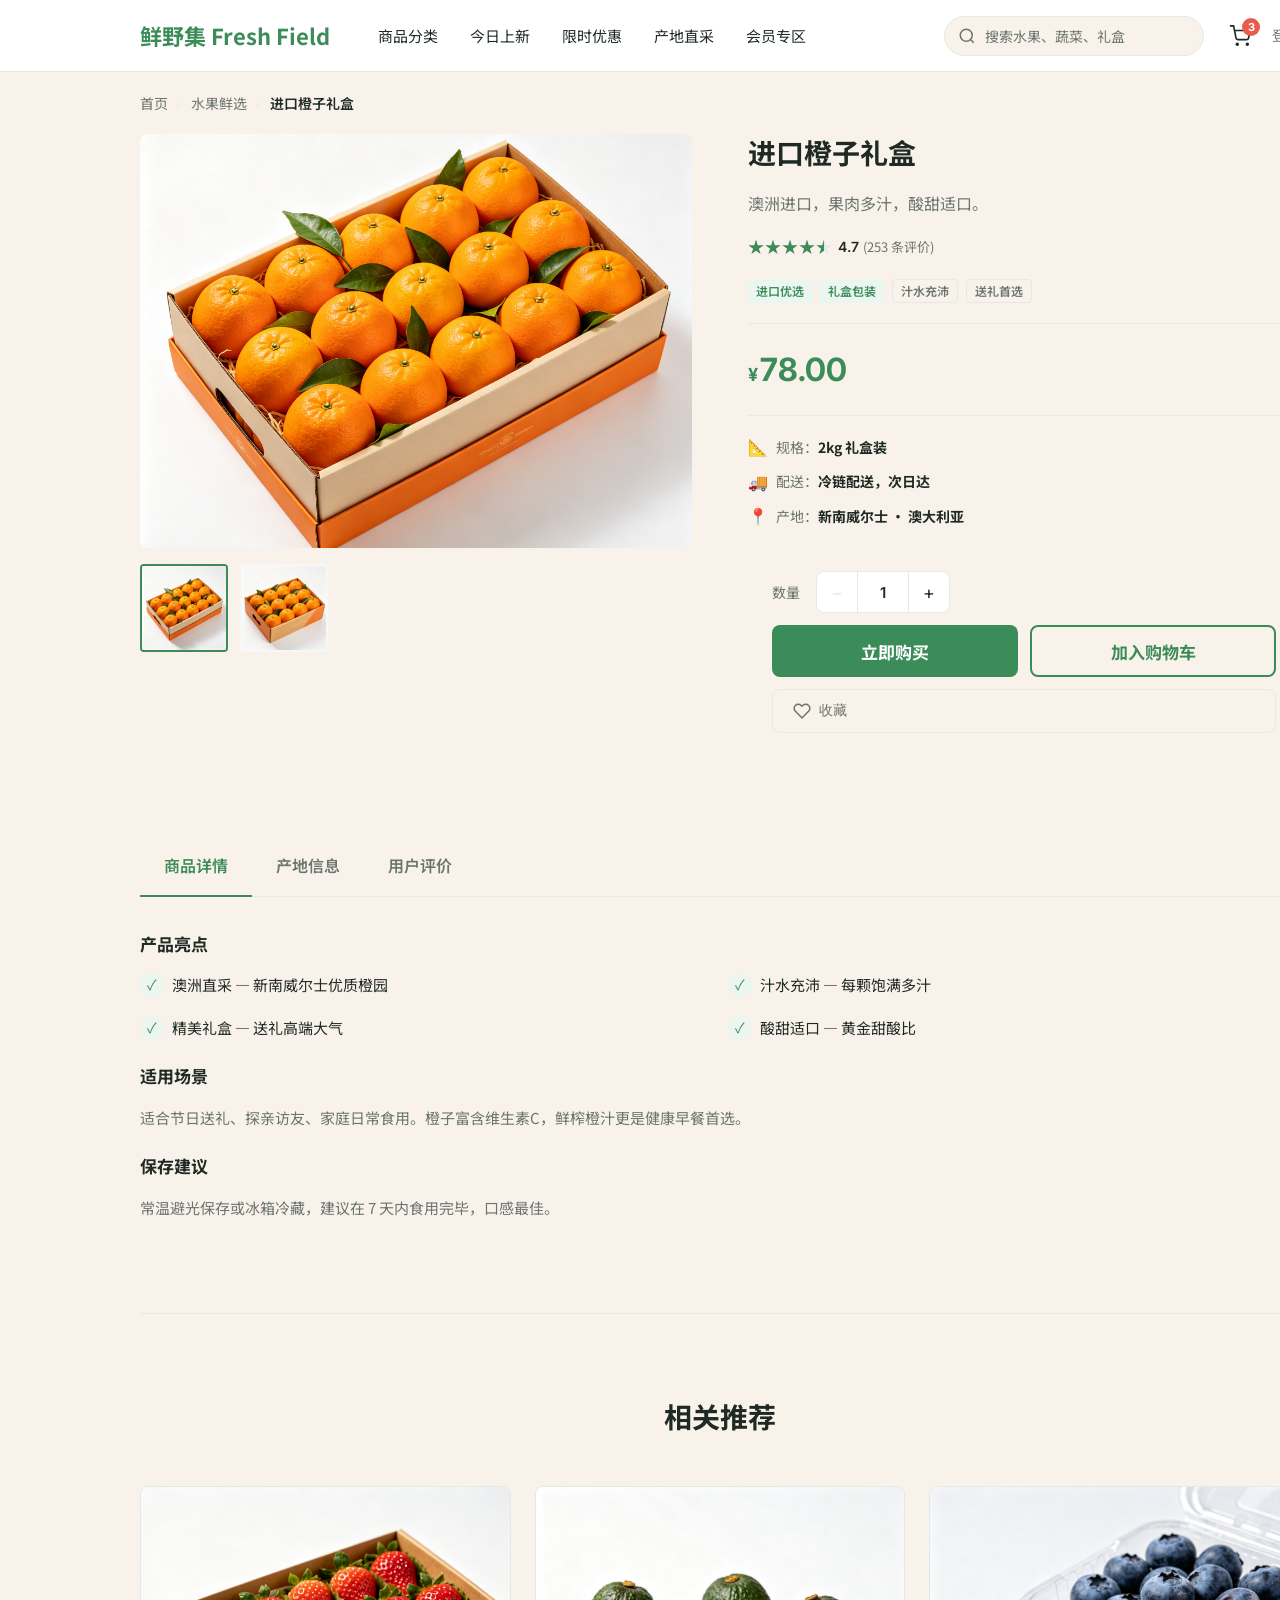
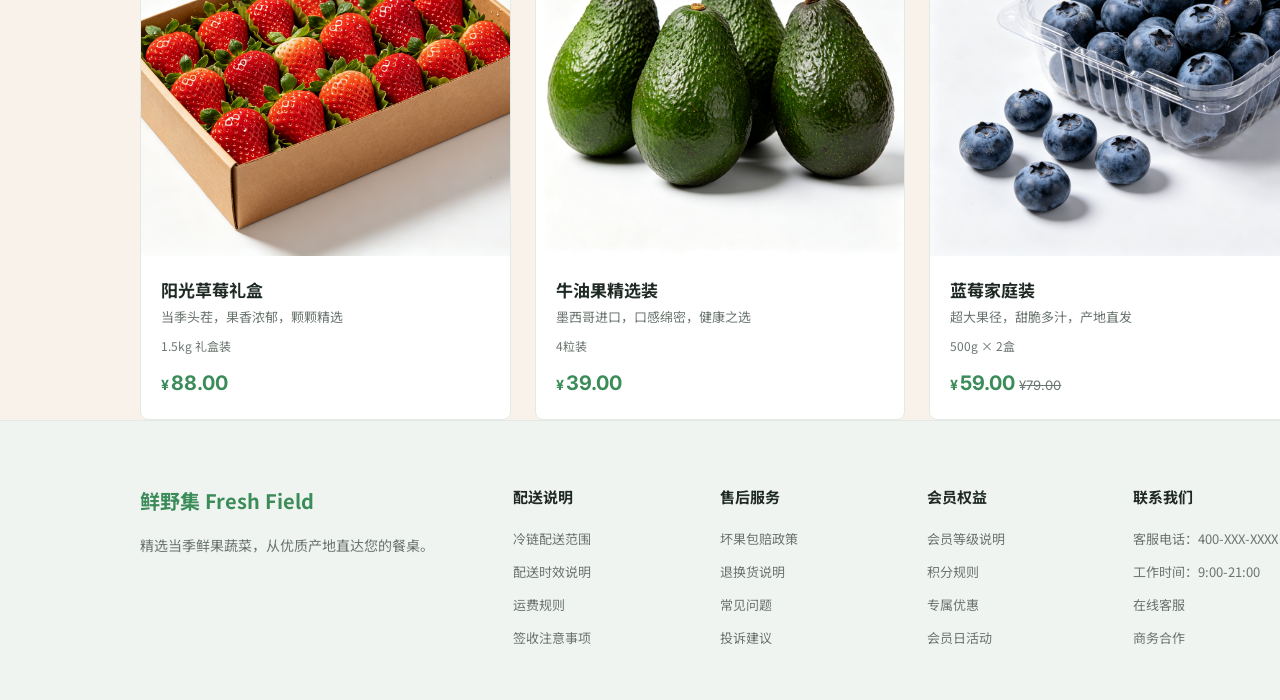
<file: src/product-oranges.html>
<!DOCTYPE html>
<html lang="zh-CN">
<head>
  <meta charset="UTF-8">
  <meta name="viewport" content="width=device-width, initial-scale=1.0">
  <title>进口橙子礼盒 — 鲜野集 Fresh Field</title>
  <link rel="preconnect" href="https://fonts.googleapis.com">
  <link rel="preconnect" href="https://fonts.gstatic.com" crossorigin>
  <link href="https://fonts.googleapis.com/css2?family=Inter:wght@400;600;700&family=Noto+Sans+SC:wght@400;600;700&display=swap" rel="stylesheet">
  <link rel="stylesheet" href="assets/css/detail.css">
  <link rel="stylesheet" href="assets/css/homepage.css">
</head>
<body>

  <header class="header">
    <div class="container">
      <a href="index.html" class="header-logo">鲜野集 Fresh Field</a>
      <nav class="header-nav">
        <a href="index.html">商品分类</a><a href="#">今日上新</a><a href="#">限时优惠</a><a href="#">产地直采</a><a href="#">会员专区</a>
      </nav>
      <div class="header-search">
        <div class="search-input">
          <svg class="search-icon" viewBox="0 0 24 24" fill="none" stroke="currentColor" stroke-width="2"><circle cx="11" cy="11" r="8"/><line x1="21" y1="21" x2="16.65" y2="16.65"/></svg>
          <input type="text" placeholder="搜索水果、蔬菜、礼盒">
        </div>
      </div>
      <div class="header-actions">
        <button class="header-cart" aria-label="购物车">
          <svg viewBox="0 0 24 24"><circle cx="9" cy="21" r="1"/><circle cx="20" cy="21" r="1"/><path d="M1 1h4l2.68 13.39a2 2 0 0 0 2 1.61h9.72a2 2 0 0 0 2-1.61L23 6H6"/></svg>
          <span class="header-cart-count">3</span>
        </button>
        <span class="header-login">登录</span>
      </div>
    </div>
  </header>

  <main>
    <div class="container">
      <nav class="breadcrumb">
        <a href="index.html">首页</a><span class="sep">›</span>
        <a href="#">水果鲜选</a><span class="sep">›</span>
        <span class="current">进口橙子礼盒</span>
      </nav>
    </div>

    <div class="container">
      <div class="product-detail-layout">
        <div class="image-gallery">
          <div class="gallery-main">
            <img src="assets/images/product_oranges_1x1.png" alt="进口橙子礼盒">
          </div>
          <div class="gallery-thumbs">
            <div class="gallery-thumb active" data-full="assets/images/product_oranges_1x1.png">
              <img src="assets/images/product_oranges_1x1.png" alt="缩略图1">
            </div>
            <div class="gallery-thumb" data-full="assets/images/product_oranges_1x1-01.png">
              <img src="assets/images/product_oranges_1x1-01.png" alt="缩略图2">
            </div>
          </div>
        </div>

        <div class="product-info">
          <h1 class="product-title">进口橙子礼盒</h1>
          <p class="product-selling-point">澳洲进口，果肉多汁，酸甜适口。</p>
          <div class="product-rating-row">
            <div class="rating">
              <div class="rating-stars">
                <span class="rating-star full"></span><span class="rating-star full"></span><span class="rating-star full"></span><span class="rating-star full"></span><span class="rating-star half"></span>
              </div>
              <span class="rating-score">4.7</span>
              <span class="rating-count">(253 条评价)</span>
            </div>
          </div>
          <div class="product-tag-list">
            <span class="badge badge-fresh">进口优选</span>
            <span class="badge badge-fresh">礼盒包装</span>
            <span class="badge badge-tag">汁水充沛</span>
            <span class="badge badge-tag">送礼首选</span>
          </div>
          <div class="product-price-row">
            <div class="price price-lg"><span class="price-current">78.00</span></div>
          </div>
          <div class="product-meta">
            <div class="product-meta-item"><span class="meta-icon">📐</span><span>规格：<strong>2kg 礼盒装</strong></span></div>
            <div class="product-meta-item"><span class="meta-icon">🚚</span><span>配送：<strong>冷链配送，次日达</strong></span></div>
            <div class="product-meta-item"><span class="meta-icon">📍</span><span>产地：<strong>新南威尔士 · 澳大利亚</strong></span></div>
          </div>
          <div class="purchase-panel">
            <div class="purchase-qty-row">
              <span class="purchase-qty-label">数量</span>
              <div class="quantity-stepper">
                <button class="quantity-btn minus">−</button>
                <input class="quantity-input" type="text" value="1" min="1" max="99" readonly>
                <button class="quantity-btn plus">+</button>
              </div>
            </div>
            <div class="purchase-actions">
              <div class="purchase-actions-row">
                <button class="btn btn-primary btn-lg" style="flex:1;">立即购买</button>
                <button class="btn btn-outline btn-lg btn-add-cart" style="flex:1;">加入购物车</button>
              </div>
              <button class="btn-favorite">
                <svg width="18" height="18" viewBox="0 0 24 24" fill="none" stroke="currentColor" stroke-width="2"><path d="M20.84 4.61a5.5 5.5 0 0 0-7.78 0L12 5.67l-1.06-1.06a5.5 5.5 0 0 0-7.78 7.78l1.06 1.06L12 21.23l7.78-7.78 1.06-1.06a5.5 5.5 0 0 0 0-7.78z"/></svg>
                收藏
              </button>
            </div>
          </div>
        </div>
      </div>

      <div class="tab-panel">
        <div class="tab-nav">
          <span class="tab-label active" data-tab="detail">商品详情</span>
          <span class="tab-label" data-tab="origin">产地信息</span>
          <span class="tab-label" data-tab="reviews">用户评价</span>
        </div>
        <div class="tab-content active" data-tab="detail">
          <h4>产品亮点</h4>
          <div class="detail-feature-list">
            <div class="detail-feature-item"><span class="feature-check">✓</span>澳洲直采 — 新南威尔士优质橙园</div>
            <div class="detail-feature-item"><span class="feature-check">✓</span>汁水充沛 — 每颗饱满多汁</div>
            <div class="detail-feature-item"><span class="feature-check">✓</span>精美礼盒 — 送礼高端大气</div>
            <div class="detail-feature-item"><span class="feature-check">✓</span>酸甜适口 — 黄金甜酸比</div>
          </div>
          <h4>适用场景</h4>
          <p>适合节日送礼、探亲访友、家庭日常食用。橙子富含维生素C，鲜榨橙汁更是健康早餐首选。</p>
          <h4>保存建议</h4>
          <p>常温避光保存或冰箱冷藏，建议在 7 天内食用完毕，口感最佳。</p>
        </div>
        <div class="tab-content" data-tab="origin">
          <h4>产地详情</h4>
          <table class="origin-table">
            <tr><td>产地</td><td>澳大利亚新南威尔士州</td></tr>
            <tr><td>种植方式</td><td>阳光露天种植，自然灌溉</td></tr>
            <tr><td>品种</td><td>Navel 脐橙</td></tr>
            <tr><td>采摘时间</td><td>每年 6-9 月（南半球冬季）</td></tr>
            <tr><td>保质期</td><td>冷藏 7-10 天</td></tr>
            <tr><td>认证</td><td>澳洲农业出口认证</td></tr>
          </table>
        </div>
        <div class="tab-content" data-tab="reviews">
          <div class="review-list">
            <div class="review-card">
              <div class="review-header">
                <div class="review-avatar"><div style="width:100%;height:100%;background:linear-gradient(135deg,#FFF0E0,#FFE8C8);display:flex;align-items:center;justify-content:center;font-size:20px;">👨</div></div>
                <div><div class="review-user">赵先生</div>
                  <div class="rating"><div class="rating-stars"><span class="rating-star full"></span><span class="rating-star full"></span><span class="rating-star full"></span><span class="rating-star full"></span><span class="rating-star full"></span></div></div>
                </div>
              </div>
              <p class="review-text">买来送礼的，包装非常精美上档次！亲戚收到都夸有品味。橙子也很新鲜，个个饱满。</p>
            </div>
            <div class="review-card">
              <div class="review-header">
                <div class="review-avatar"><div style="width:100%;height:100%;background:linear-gradient(135deg,#FDE8E0,#FCE4D6);display:flex;align-items:center;justify-content:center;font-size:20px;">👩</div></div>
                <div><div class="review-user">孙女士</div>
                  <div class="rating"><div class="rating-stars"><span class="rating-star full"></span><span class="rating-star full"></span><span class="rating-star full"></span><span class="rating-star full"></span><span class="rating-star half"></span></div></div>
                </div>
              </div>
              <p class="review-text">橙子很甜汁水超多，榨汁喝太满足了！比超市买的进口橙子好吃太多了，会继续回购。</p>
            </div>
          </div>
        </div>
      </div>

      <div class="related-section">
        <h2 class="section-title">相关推荐</h2>
        <div class="product-grid">
          <a href="product-detail.html" class="product-card">
            <div class="product-image"><img src="assets/images/product_strawberry_giftbox_main.png" alt="阳光草莓礼盒"></div>
            <div class="product-body"><h3 class="product-name">阳光草莓礼盒</h3><p class="product-desc">当季头茬，果香浓郁，颗颗精选</p><p class="product-spec">1.5kg 礼盒装</p>
              <div class="product-footer"><div class="product-price"><span class="price-current">88.00</span></div></div>
            </div>
          </a>
          <a href="product-avocado.html" class="product-card">
            <div class="product-image"><img src="assets/images/product_avocado_1x1.png" alt="牛油果精选装"></div>
            <div class="product-body"><h3 class="product-name">牛油果精选装</h3><p class="product-desc">墨西哥进口，口感绵密，健康之选</p><p class="product-spec">4粒装</p>
              <div class="product-footer"><div class="product-price"><span class="price-current">39.00</span></div></div>
            </div>
          </a>
          <a href="product-blueberry.html" class="product-card">
            <div class="product-image"><img src="assets/images/product_blueberry_1x1.png" alt="蓝莓家庭装"></div>
            <div class="product-body"><h3 class="product-name">蓝莓家庭装</h3><p class="product-desc">超大果径，甜脆多汁，产地直发</p><p class="product-spec">500g × 2盒</p>
              <div class="product-footer"><div class="product-price"><span class="price-current">59.00</span><span class="price-original">79.00</span></div></div>
            </div>
          </a>
        </div>
      </div>
    </div>
  </main>

  <footer class="footer">
    <div class="container">
      <div class="footer-grid">
        <div class="footer-brand"><h4>鲜野集 Fresh Field</h4><p>精选当季鲜果蔬菜，从优质产地直达您的餐桌。</p></div>
        <div class="footer-col"><h5>配送说明</h5><a href="#">冷链配送范围</a><a href="#">配送时效说明</a><a href="#">运费规则</a><a href="#">签收注意事项</a></div>
        <div class="footer-col"><h5>售后服务</h5><a href="#">坏果包赔政策</a><a href="#">退换货说明</a><a href="#">常见问题</a><a href="#">投诉建议</a></div>
        <div class="footer-col"><h5>会员权益</h5><a href="#">会员等级说明</a><a href="#">积分规则</a><a href="#">专属优惠</a><a href="#">会员日活动</a></div>
        <div class="footer-col"><h5>联系我们</h5><a href="#">客服电话：400-XXX-XXXX</a><a href="#">工作时间：9:00-21:00</a><a href="#">在线客服</a><a href="#">商务合作</a></div>
      </div>
    </div>
  </footer>

  <script src="assets/js/components.js"></script>
</body>
</html>
</file>
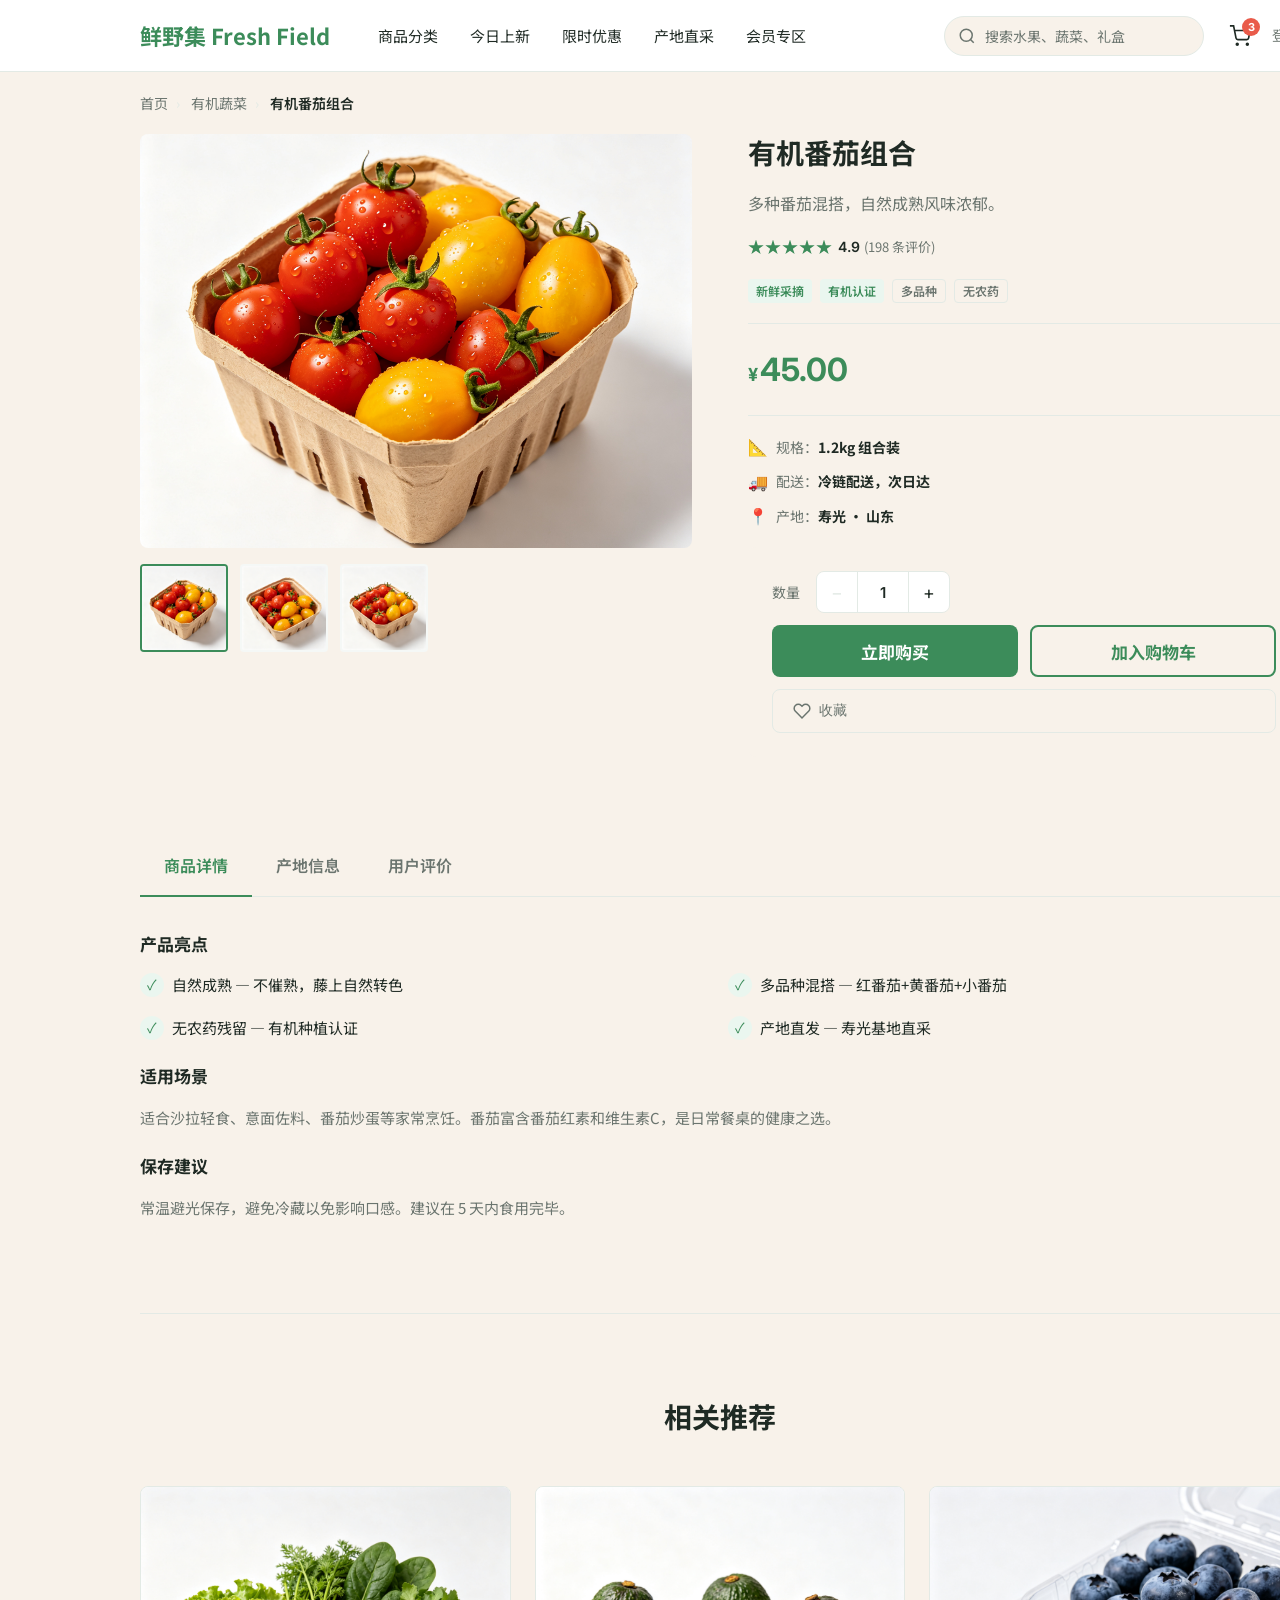
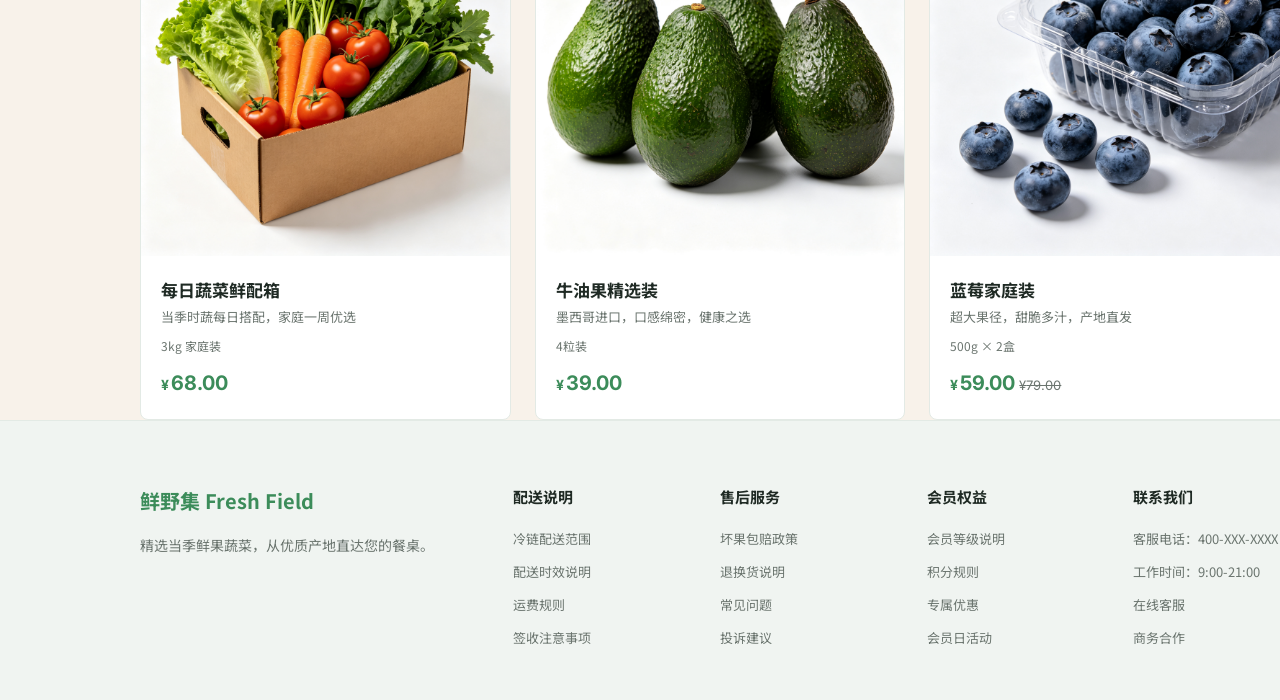
<file: src/product-tomatoes.html>
<!DOCTYPE html>
<html lang="zh-CN">
<head>
  <meta charset="UTF-8">
  <meta name="viewport" content="width=device-width, initial-scale=1.0">
  <title>有机番茄组合 — 鲜野集 Fresh Field</title>
  <link rel="preconnect" href="https://fonts.googleapis.com">
  <link rel="preconnect" href="https://fonts.gstatic.com" crossorigin>
  <link href="https://fonts.googleapis.com/css2?family=Inter:wght@400;600;700&family=Noto+Sans+SC:wght@400;600;700&display=swap" rel="stylesheet">
  <link rel="stylesheet" href="assets/css/detail.css">
  <link rel="stylesheet" href="assets/css/homepage.css">
</head>
<body>

  <header class="header">
    <div class="container">
      <a href="index.html" class="header-logo">鲜野集 Fresh Field</a>
      <nav class="header-nav">
        <a href="index.html">商品分类</a>
        <a href="#">今日上新</a>
        <a href="#">限时优惠</a>
        <a href="#">产地直采</a>
        <a href="#">会员专区</a>
      </nav>
      <div class="header-search">
        <div class="search-input">
          <svg class="search-icon" viewBox="0 0 24 24" fill="none" stroke="currentColor" stroke-width="2">
            <circle cx="11" cy="11" r="8"/><line x1="21" y1="21" x2="16.65" y2="16.65"/>
          </svg>
          <input type="text" placeholder="搜索水果、蔬菜、礼盒">
        </div>
      </div>
      <div class="header-actions">
        <button class="header-cart" aria-label="购物车">
          <svg viewBox="0 0 24 24">
            <circle cx="9" cy="21" r="1"/><circle cx="20" cy="21" r="1"/>
            <path d="M1 1h4l2.68 13.39a2 2 0 0 0 2 1.61h9.72a2 2 0 0 0 2-1.61L23 6H6"/>
          </svg>
          <span class="header-cart-count">3</span>
        </button>
        <span class="header-login">登录</span>
      </div>
    </div>
  </header>

  <main>
    <div class="container">
      <nav class="breadcrumb">
        <a href="index.html">首页</a><span class="sep">›</span>
        <a href="#">有机蔬菜</a><span class="sep">›</span>
        <span class="current">有机番茄组合</span>
      </nav>
    </div>

    <div class="container">
      <div class="product-detail-layout">
        <div class="image-gallery">
          <div class="gallery-main">
            <img src="assets/images/product_tomatoes_1x1.png" alt="有机番茄组合">
          </div>
          <div class="gallery-thumbs">
            <div class="gallery-thumb active" data-full="assets/images/product_tomatoes_1x1.png">
              <img src="assets/images/product_tomatoes_1x1.png" alt="缩略图1">
            </div>
            <div class="gallery-thumb" data-full="assets/images/product_tomatoes_1x1-01.png">
              <img src="assets/images/product_tomatoes_1x1-01.png" alt="缩略图2">
            </div>
            <div class="gallery-thumb" data-full="assets/images/product_tomatoes_1x1-02.png">
              <img src="assets/images/product_tomatoes_1x1-02.png" alt="缩略图3">
            </div>
          </div>
        </div>

        <div class="product-info">
          <h1 class="product-title">有机番茄组合</h1>
          <p class="product-selling-point">多种番茄混搭，自然成熟风味浓郁。</p>
          <div class="product-rating-row">
            <div class="rating">
              <div class="rating-stars">
                <span class="rating-star full"></span><span class="rating-star full"></span><span class="rating-star full"></span><span class="rating-star full"></span><span class="rating-star full"></span>
              </div>
              <span class="rating-score">4.9</span>
              <span class="rating-count">(198 条评价)</span>
            </div>
          </div>
          <div class="product-tag-list">
            <span class="badge badge-fresh">新鲜采摘</span>
            <span class="badge badge-fresh">有机认证</span>
            <span class="badge badge-tag">多品种</span>
            <span class="badge badge-tag">无农药</span>
          </div>
          <div class="product-price-row">
            <div class="price price-lg"><span class="price-current">45.00</span></div>
          </div>
          <div class="product-meta">
            <div class="product-meta-item"><span class="meta-icon">📐</span><span>规格：<strong>1.2kg 组合装</strong></span></div>
            <div class="product-meta-item"><span class="meta-icon">🚚</span><span>配送：<strong>冷链配送，次日达</strong></span></div>
            <div class="product-meta-item"><span class="meta-icon">📍</span><span>产地：<strong>寿光 · 山东</strong></span></div>
          </div>
          <div class="purchase-panel">
            <div class="purchase-qty-row">
              <span class="purchase-qty-label">数量</span>
              <div class="quantity-stepper">
                <button class="quantity-btn minus">−</button>
                <input class="quantity-input" type="text" value="1" min="1" max="99" readonly>
                <button class="quantity-btn plus">+</button>
              </div>
            </div>
            <div class="purchase-actions">
              <div class="purchase-actions-row">
                <button class="btn btn-primary btn-lg" style="flex:1;">立即购买</button>
                <button class="btn btn-outline btn-lg btn-add-cart" style="flex:1;">加入购物车</button>
              </div>
              <button class="btn-favorite">
                <svg width="18" height="18" viewBox="0 0 24 24" fill="none" stroke="currentColor" stroke-width="2"><path d="M20.84 4.61a5.5 5.5 0 0 0-7.78 0L12 5.67l-1.06-1.06a5.5 5.5 0 0 0-7.78 7.78l1.06 1.06L12 21.23l7.78-7.78 1.06-1.06a5.5 5.5 0 0 0 0-7.78z"/></svg>
                收藏
              </button>
            </div>
          </div>
        </div>
      </div>

      <div class="tab-panel">
        <div class="tab-nav">
          <span class="tab-label active" data-tab="detail">商品详情</span>
          <span class="tab-label" data-tab="origin">产地信息</span>
          <span class="tab-label" data-tab="reviews">用户评价</span>
        </div>
        <div class="tab-content active" data-tab="detail">
          <h4>产品亮点</h4>
          <div class="detail-feature-list">
            <div class="detail-feature-item"><span class="feature-check">✓</span>自然成熟 — 不催熟，藤上自然转色</div>
            <div class="detail-feature-item"><span class="feature-check">✓</span>多品种混搭 — 红番茄+黄番茄+小番茄</div>
            <div class="detail-feature-item"><span class="feature-check">✓</span>无农药残留 — 有机种植认证</div>
            <div class="detail-feature-item"><span class="feature-check">✓</span>产地直发 — 寿光基地直采</div>
          </div>
          <h4>适用场景</h4>
          <p>适合沙拉轻食、意面佐料、番茄炒蛋等家常烹饪。番茄富含番茄红素和维生素C，是日常餐桌的健康之选。</p>
          <h4>保存建议</h4>
          <p>常温避光保存，避免冷藏以免影响口感。建议在 5 天内食用完毕。</p>
        </div>
        <div class="tab-content" data-tab="origin">
          <h4>产地详情</h4>
          <table class="origin-table">
            <tr><td>产地</td><td>山东寿光 · 有机蔬菜基地</td></tr>
            <tr><td>种植方式</td><td>大棚有机种植，蜜蜂自然授粉</td></tr>
            <tr><td>品种</td><td>红番茄、黄番茄、樱桃番茄混搭</td></tr>
            <tr><td>采摘时间</td><td>每日清晨</td></tr>
            <tr><td>保质期</td><td>常温 5 天</td></tr>
            <tr><td>认证</td><td>有机食品认证</td></tr>
          </table>
        </div>
        <div class="tab-content" data-tab="reviews">
          <div class="review-list">
            <div class="review-card">
              <div class="review-header">
                <div class="review-avatar"><div style="width:100%;height:100%;background:linear-gradient(135deg,#FFE8E0,#FFD4CC);display:flex;align-items:center;justify-content:center;font-size:20px;">👩</div></div>
                <div><div class="review-user">刘女士</div>
                  <div class="rating"><div class="rating-stars"><span class="rating-star full"></span><span class="rating-star full"></span><span class="rating-star full"></span><span class="rating-star full"></span><span class="rating-star full"></span></div></div>
                </div>
              </div>
              <p class="review-text">番茄味道特别浓郁，和小时候吃的番茄一样！炒出来的鸡蛋番茄汁水特别多，强烈推荐。</p>
            </div>
            <div class="review-card">
              <div class="review-header">
                <div class="review-avatar"><div style="width:100%;height:100%;background:linear-gradient(135deg,#E8F5E0,#D4EDC8);display:flex;align-items:center;justify-content:center;font-size:20px;">👨</div></div>
                <div><div class="review-user">陈先生</div>
                  <div class="rating"><div class="rating-stars"><span class="rating-star full"></span><span class="rating-star full"></span><span class="rating-star full"></span><span class="rating-star full"></span><span class="rating-star half"></span></div></div>
                </div>
              </div>
              <p class="review-text">三种番茄混搭很有新意，黄色番茄特别甜，很适合做沙拉。包装也很用心，没有压坏的。</p>
            </div>
          </div>
        </div>
      </div>

      <div class="related-section">
        <h2 class="section-title">相关推荐</h2>
        <div class="product-grid">
          <a href="product-vegetable-box.html" class="product-card">
            <div class="product-image"><img src="assets/images/product_vegetable_box_1x1.png" alt="每日蔬菜鲜配箱"></div>
            <div class="product-body"><h3 class="product-name">每日蔬菜鲜配箱</h3><p class="product-desc">当季时蔬每日搭配，家庭一周优选</p><p class="product-spec">3kg 家庭装</p>
              <div class="product-footer"><div class="product-price"><span class="price-current">68.00</span></div></div>
            </div>
          </a>
          <a href="product-avocado.html" class="product-card">
            <div class="product-image"><img src="assets/images/product_avocado_1x1.png" alt="牛油果精选装"></div>
            <div class="product-body"><h3 class="product-name">牛油果精选装</h3><p class="product-desc">墨西哥进口，口感绵密，健康之选</p><p class="product-spec">4粒装</p>
              <div class="product-footer"><div class="product-price"><span class="price-current">39.00</span></div></div>
            </div>
          </a>
          <a href="product-blueberry.html" class="product-card">
            <div class="product-image"><img src="assets/images/product_blueberry_1x1.png" alt="蓝莓家庭装"></div>
            <div class="product-body"><h3 class="product-name">蓝莓家庭装</h3><p class="product-desc">超大果径，甜脆多汁，产地直发</p><p class="product-spec">500g × 2盒</p>
              <div class="product-footer"><div class="product-price"><span class="price-current">59.00</span><span class="price-original">79.00</span></div></div>
            </div>
          </a>
        </div>
      </div>
    </div>
  </main>

  <footer class="footer">
    <div class="container">
      <div class="footer-grid">
        <div class="footer-brand"><h4>鲜野集 Fresh Field</h4><p>精选当季鲜果蔬菜，从优质产地直达您的餐桌。</p></div>
        <div class="footer-col"><h5>配送说明</h5><a href="#">冷链配送范围</a><a href="#">配送时效说明</a><a href="#">运费规则</a><a href="#">签收注意事项</a></div>
        <div class="footer-col"><h5>售后服务</h5><a href="#">坏果包赔政策</a><a href="#">退换货说明</a><a href="#">常见问题</a><a href="#">投诉建议</a></div>
        <div class="footer-col"><h5>会员权益</h5><a href="#">会员等级说明</a><a href="#">积分规则</a><a href="#">专属优惠</a><a href="#">会员日活动</a></div>
        <div class="footer-col"><h5>联系我们</h5><a href="#">客服电话：400-XXX-XXXX</a><a href="#">工作时间：9:00-21:00</a><a href="#">在线客服</a><a href="#">商务合作</a></div>
      </div>
    </div>
  </footer>

  <script src="assets/js/components.js"></script>
</body>
</html>
</file>
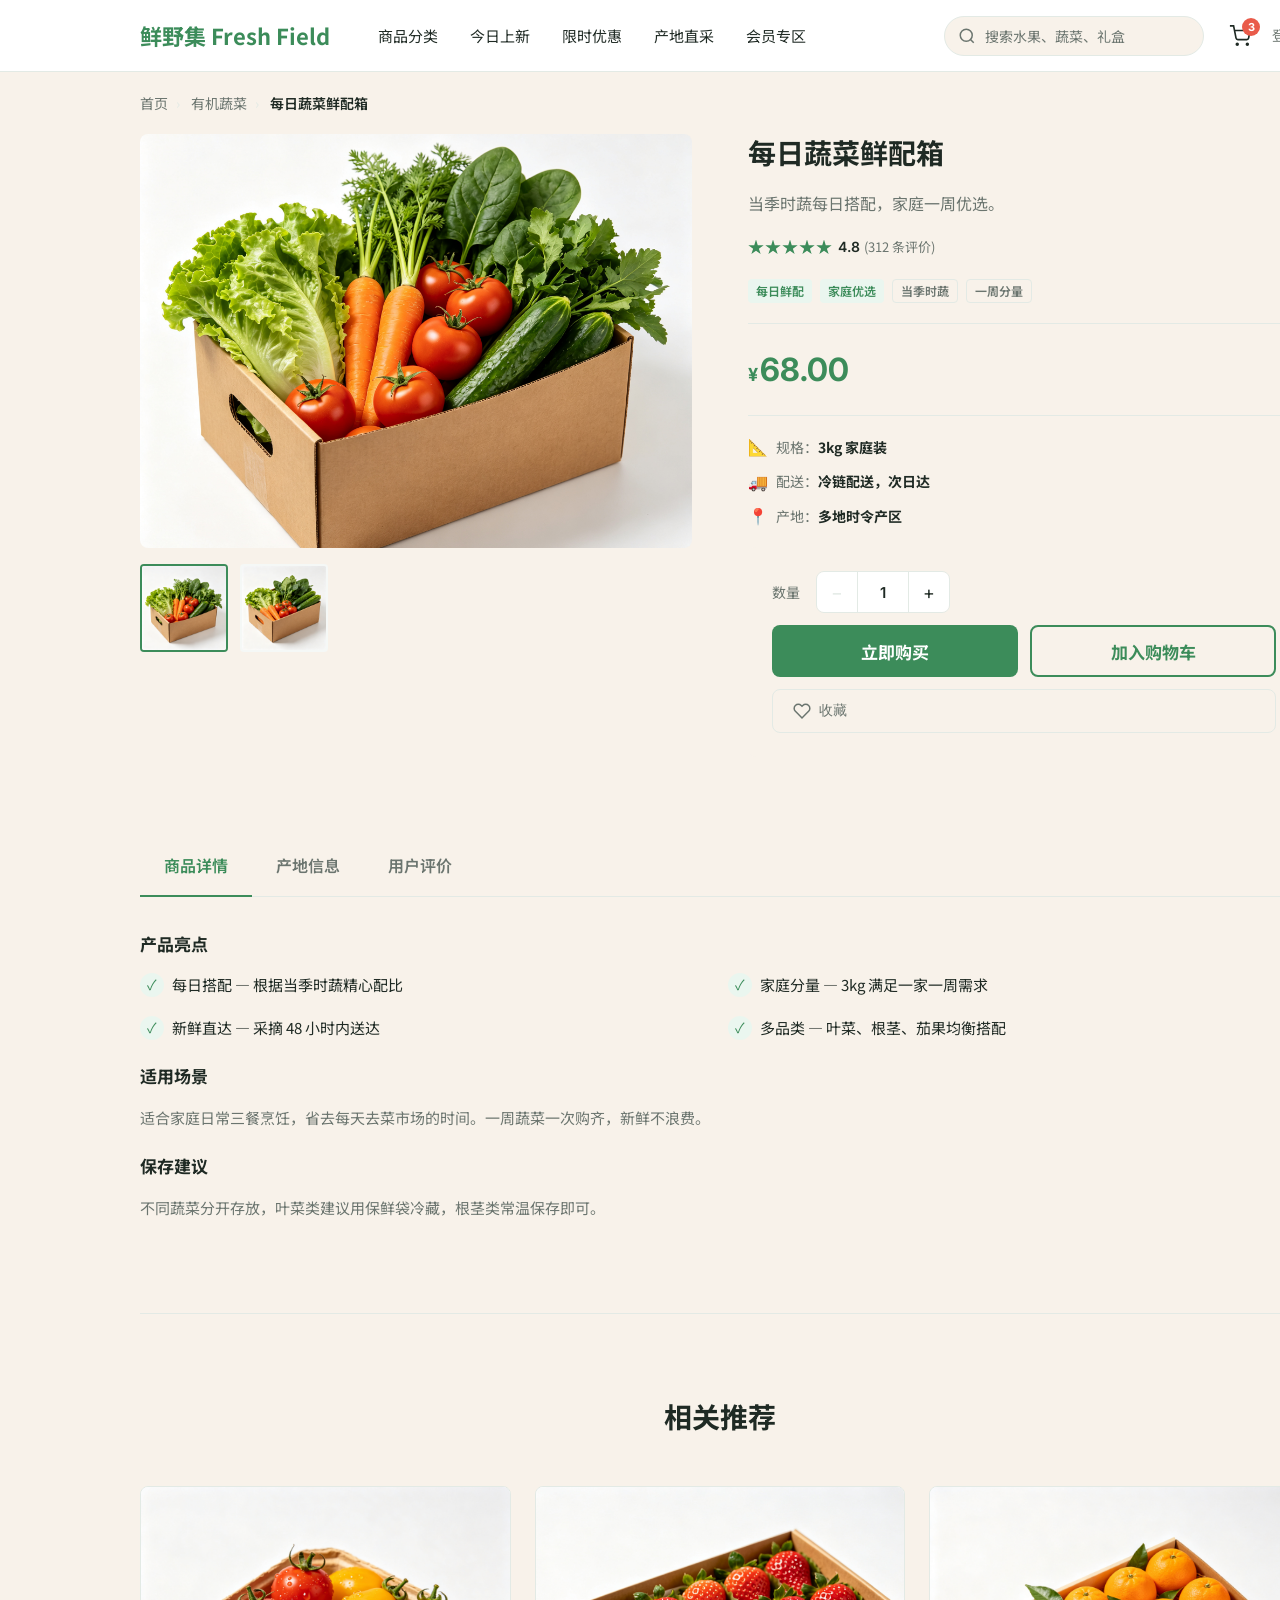
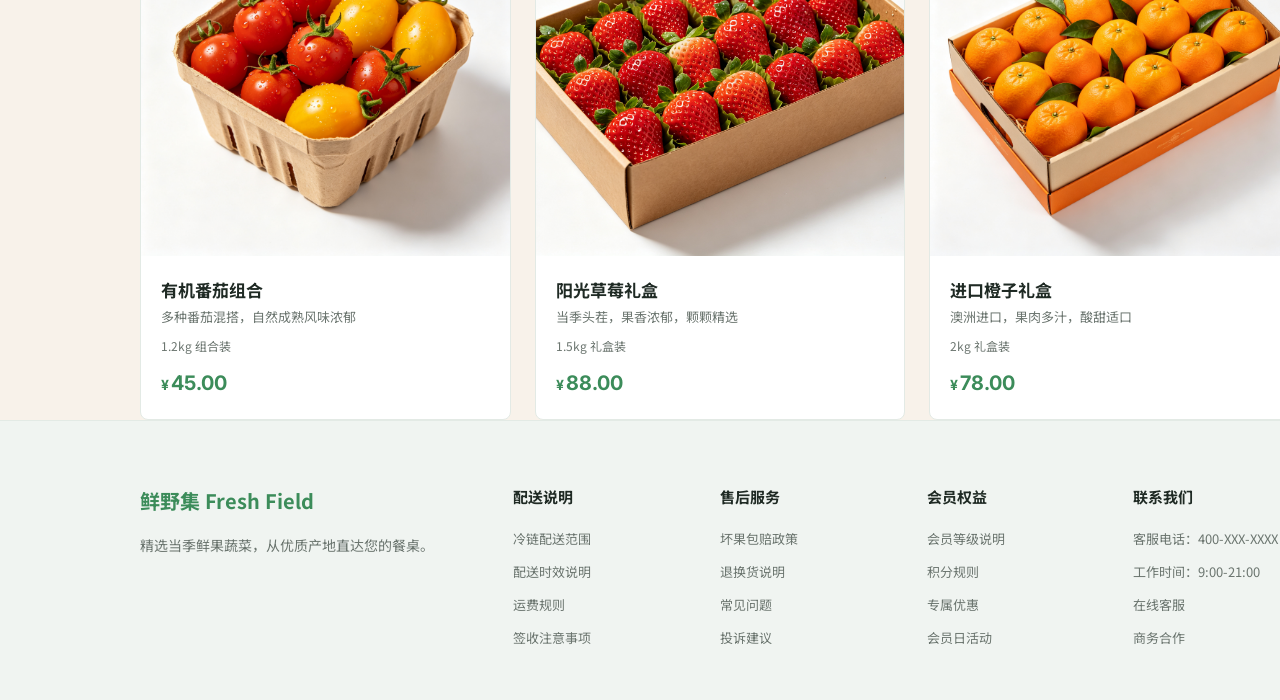
<file: src/product-vegetable-box.html>
<!DOCTYPE html>
<html lang="zh-CN">
<head>
  <meta charset="UTF-8">
  <meta name="viewport" content="width=device-width, initial-scale=1.0">
  <title>每日蔬菜鲜配箱 — 鲜野集 Fresh Field</title>
  <link rel="preconnect" href="https://fonts.googleapis.com">
  <link rel="preconnect" href="https://fonts.gstatic.com" crossorigin>
  <link href="https://fonts.googleapis.com/css2?family=Inter:wght@400;600;700&family=Noto+Sans+SC:wght@400;600;700&display=swap" rel="stylesheet">
  <link rel="stylesheet" href="assets/css/detail.css">
  <link rel="stylesheet" href="assets/css/homepage.css">
</head>
<body>

  <header class="header">
    <div class="container">
      <a href="index.html" class="header-logo">鲜野集 Fresh Field</a>
      <nav class="header-nav">
        <a href="index.html">商品分类</a><a href="#">今日上新</a><a href="#">限时优惠</a><a href="#">产地直采</a><a href="#">会员专区</a>
      </nav>
      <div class="header-search">
        <div class="search-input">
          <svg class="search-icon" viewBox="0 0 24 24" fill="none" stroke="currentColor" stroke-width="2"><circle cx="11" cy="11" r="8"/><line x1="21" y1="21" x2="16.65" y2="16.65"/></svg>
          <input type="text" placeholder="搜索水果、蔬菜、礼盒">
        </div>
      </div>
      <div class="header-actions">
        <button class="header-cart" aria-label="购物车">
          <svg viewBox="0 0 24 24"><circle cx="9" cy="21" r="1"/><circle cx="20" cy="21" r="1"/><path d="M1 1h4l2.68 13.39a2 2 0 0 0 2 1.61h9.72a2 2 0 0 0 2-1.61L23 6H6"/></svg>
          <span class="header-cart-count">3</span>
        </button>
        <span class="header-login">登录</span>
      </div>
    </div>
  </header>

  <main>
    <div class="container">
      <nav class="breadcrumb">
        <a href="index.html">首页</a><span class="sep">›</span>
        <a href="#">有机蔬菜</a><span class="sep">›</span>
        <span class="current">每日蔬菜鲜配箱</span>
      </nav>
    </div>

    <div class="container">
      <div class="product-detail-layout">
        <div class="image-gallery">
          <div class="gallery-main">
            <img src="assets/images/product_vegetable_box_1x1.png" alt="每日蔬菜鲜配箱">
          </div>
          <div class="gallery-thumbs">
            <div class="gallery-thumb active" data-full="assets/images/product_vegetable_box_1x1.png">
              <img src="assets/images/product_vegetable_box_1x1.png" alt="缩略图1">
            </div>
            <div class="gallery-thumb" data-full="assets/images/product_vegetable_box_1x1-01.png">
              <img src="assets/images/product_vegetable_box_1x1-01.png" alt="缩略图2">
            </div>
          </div>
        </div>

        <div class="product-info">
          <h1 class="product-title">每日蔬菜鲜配箱</h1>
          <p class="product-selling-point">当季时蔬每日搭配，家庭一周优选。</p>
          <div class="product-rating-row">
            <div class="rating">
              <div class="rating-stars">
                <span class="rating-star full"></span><span class="rating-star full"></span><span class="rating-star full"></span><span class="rating-star full"></span><span class="rating-star full"></span>
              </div>
              <span class="rating-score">4.8</span>
              <span class="rating-count">(312 条评价)</span>
            </div>
          </div>
          <div class="product-tag-list">
            <span class="badge badge-fresh">每日鲜配</span>
            <span class="badge badge-fresh">家庭优选</span>
            <span class="badge badge-tag">当季时蔬</span>
            <span class="badge badge-tag">一周分量</span>
          </div>
          <div class="product-price-row">
            <div class="price price-lg"><span class="price-current">68.00</span></div>
          </div>
          <div class="product-meta">
            <div class="product-meta-item"><span class="meta-icon">📐</span><span>规格：<strong>3kg 家庭装</strong></span></div>
            <div class="product-meta-item"><span class="meta-icon">🚚</span><span>配送：<strong>冷链配送，次日达</strong></span></div>
            <div class="product-meta-item"><span class="meta-icon">📍</span><span>产地：<strong>多地时令产区</strong></span></div>
          </div>
          <div class="purchase-panel">
            <div class="purchase-qty-row">
              <span class="purchase-qty-label">数量</span>
              <div class="quantity-stepper">
                <button class="quantity-btn minus">−</button>
                <input class="quantity-input" type="text" value="1" min="1" max="99" readonly>
                <button class="quantity-btn plus">+</button>
              </div>
            </div>
            <div class="purchase-actions">
              <div class="purchase-actions-row">
                <button class="btn btn-primary btn-lg" style="flex:1;">立即购买</button>
                <button class="btn btn-outline btn-lg btn-add-cart" style="flex:1;">加入购物车</button>
              </div>
              <button class="btn-favorite">
                <svg width="18" height="18" viewBox="0 0 24 24" fill="none" stroke="currentColor" stroke-width="2"><path d="M20.84 4.61a5.5 5.5 0 0 0-7.78 0L12 5.67l-1.06-1.06a5.5 5.5 0 0 0-7.78 7.78l1.06 1.06L12 21.23l7.78-7.78 1.06-1.06a5.5 5.5 0 0 0 0-7.78z"/></svg>
                收藏
              </button>
            </div>
          </div>
        </div>
      </div>

      <div class="tab-panel">
        <div class="tab-nav">
          <span class="tab-label active" data-tab="detail">商品详情</span>
          <span class="tab-label" data-tab="origin">产地信息</span>
          <span class="tab-label" data-tab="reviews">用户评价</span>
        </div>
        <div class="tab-content active" data-tab="detail">
          <h4>产品亮点</h4>
          <div class="detail-feature-list">
            <div class="detail-feature-item"><span class="feature-check">✓</span>每日搭配 — 根据当季时蔬精心配比</div>
            <div class="detail-feature-item"><span class="feature-check">✓</span>家庭分量 — 3kg 满足一家一周需求</div>
            <div class="detail-feature-item"><span class="feature-check">✓</span>新鲜直达 — 采摘 48 小时内送达</div>
            <div class="detail-feature-item"><span class="feature-check">✓</span>多品类 — 叶菜、根茎、茄果均衡搭配</div>
          </div>
          <h4>适用场景</h4>
          <p>适合家庭日常三餐烹饪，省去每天去菜市场的时间。一周蔬菜一次购齐，新鲜不浪费。</p>
          <h4>保存建议</h4>
          <p>不同蔬菜分开存放，叶菜类建议用保鲜袋冷藏，根茎类常温保存即可。</p>
        </div>
        <div class="tab-content" data-tab="origin">
          <h4>产地详情</h4>
          <table class="origin-table">
            <tr><td>产地</td><td>山东、云南、江苏 · 时令产区</td></tr>
            <tr><td>种植方式</td><td>露天/大棚种植，绿色标准</td></tr>
            <tr><td>品种</td><td>当季叶菜、根茎、茄果混搭</td></tr>
            <tr><td>采摘时间</td><td>发货当日清晨采摘</td></tr>
            <tr><td>保质期</td><td>冷藏 3-7 天（因品种而异）</td></tr>
            <tr><td>认证</td><td>绿色食品认证</td></tr>
          </table>
        </div>
        <div class="tab-content" data-tab="reviews">
          <div class="review-list">
            <div class="review-card">
              <div class="review-header">
                <div class="review-avatar"><div style="width:100%;height:100%;background:linear-gradient(135deg,#E8F5E0,#D4EDC8);display:flex;align-items:center;justify-content:center;font-size:20px;">👩</div></div>
                <div><div class="review-user">周女士</div>
                  <div class="rating"><div class="rating-stars"><span class="rating-star full"></span><span class="rating-star full"></span><span class="rating-star full"></span><span class="rating-star full"></span><span class="rating-star full"></span></div></div>
                </div>
              </div>
              <p class="review-text">太方便了！一周的蔬菜一次送到，而且都特别新鲜，比去超市买的好太多了。种类搭配也很合理。</p>
            </div>
            <div class="review-card">
              <div class="review-header">
                <div class="review-avatar"><div style="width:100%;height:100%;background:linear-gradient(135deg,#E0E8F0,#D0D8E8);display:flex;align-items:center;justify-content:center;font-size:20px;">👨</div></div>
                <div><div class="review-user">吴先生</div>
                  <div class="rating"><div class="rating-stars"><span class="rating-star full"></span><span class="rating-star full"></span><span class="rating-star full"></span><span class="rating-star full"></span><span class="rating-star half"></span></div></div>
                </div>
              </div>
              <p class="review-text">蔬菜非常新鲜，打开箱子都能闻到泥土的清香。三口之家一周的量刚好，不会浪费。</p>
            </div>
          </div>
        </div>
      </div>

      <div class="related-section">
        <h2 class="section-title">相关推荐</h2>
        <div class="product-grid">
          <a href="product-tomatoes.html" class="product-card">
            <div class="product-image"><img src="assets/images/product_tomatoes_1x1.png" alt="有机番茄组合"></div>
            <div class="product-body"><h3 class="product-name">有机番茄组合</h3><p class="product-desc">多种番茄混搭，自然成熟风味浓郁</p><p class="product-spec">1.2kg 组合装</p>
              <div class="product-footer"><div class="product-price"><span class="price-current">45.00</span></div></div>
            </div>
          </a>
          <a href="product-detail.html" class="product-card">
            <div class="product-image"><img src="assets/images/product_strawberry_giftbox_main.png" alt="阳光草莓礼盒"></div>
            <div class="product-body"><h3 class="product-name">阳光草莓礼盒</h3><p class="product-desc">当季头茬，果香浓郁，颗颗精选</p><p class="product-spec">1.5kg 礼盒装</p>
              <div class="product-footer"><div class="product-price"><span class="price-current">88.00</span></div></div>
            </div>
          </a>
          <a href="product-oranges.html" class="product-card">
            <div class="product-image"><img src="assets/images/product_oranges_1x1.png" alt="进口橙子礼盒"></div>
            <div class="product-body"><h3 class="product-name">进口橙子礼盒</h3><p class="product-desc">澳洲进口，果肉多汁，酸甜适口</p><p class="product-spec">2kg 礼盒装</p>
              <div class="product-footer"><div class="product-price"><span class="price-current">78.00</span></div></div>
            </div>
          </a>
        </div>
      </div>
    </div>
  </main>

  <footer class="footer">
    <div class="container">
      <div class="footer-grid">
        <div class="footer-brand"><h4>鲜野集 Fresh Field</h4><p>精选当季鲜果蔬菜，从优质产地直达您的餐桌。</p></div>
        <div class="footer-col"><h5>配送说明</h5><a href="#">冷链配送范围</a><a href="#">配送时效说明</a><a href="#">运费规则</a><a href="#">签收注意事项</a></div>
        <div class="footer-col"><h5>售后服务</h5><a href="#">坏果包赔政策</a><a href="#">退换货说明</a><a href="#">常见问题</a><a href="#">投诉建议</a></div>
        <div class="footer-col"><h5>会员权益</h5><a href="#">会员等级说明</a><a href="#">积分规则</a><a href="#">专属优惠</a><a href="#">会员日活动</a></div>
        <div class="footer-col"><h5>联系我们</h5><a href="#">客服电话：400-XXX-XXXX</a><a href="#">工作时间：9:00-21:00</a><a href="#">在线客服</a><a href="#">商务合作</a></div>
      </div>
    </div>
  </footer>

  <script src="assets/js/components.js"></script>
</body>
</html>
</file>
<file: src/assets/css/homepage.css>
/* === 鲜野集 Fresh Field — Homepage Styles === */

@import url("./tokens.css");
@import url("./components.css");

/* =============================================
   Header (03)
   ============================================= */

.header {
  position: sticky;
  top: 0;
  z-index: 100;
  height: var(--space-8xl);
  background-color: var(--color-bg-card);
  border-bottom: 1px solid var(--color-border);
}

.header .container {
  display: flex;
  align-items: center;
  height: 100%;
}

.header-logo {
  font-family: var(--font-cn);
  font-size: 22px;
  font-weight: var(--fw-bold);
  color: var(--color-primary);
  margin-right: var(--space-5xl);
  white-space: nowrap;
}

.header-nav {
  display: flex;
  align-items: center;
  gap: var(--space-3xl);
  margin-right: auto;
}

.header-nav a {
  font-size: 15px;
  color: var(--color-text-primary);
  transition: color var(--transition-fast);
  position: relative;
}

.header-nav a:hover {
  color: var(--color-primary);
}

.header-search {
  margin-right: var(--space-2xl);
}

.header-actions {
  display: flex;
  align-items: center;
  gap: var(--space-xl);
}

.header-cart {
  position: relative;
  width: 24px;
  height: 24px;
  display: flex;
  align-items: center;
  justify-content: center;
  background: none;
  border: none;
  cursor: pointer;
  padding: 0;
}

.header-cart svg {
  width: 22px;
  height: 22px;
  stroke: var(--color-text-primary);
  fill: none;
  stroke-width: 1.8;
  transition: stroke var(--transition-fast);
}

.header-cart:hover svg {
  stroke: var(--color-primary);
}

.header-cart-count {
  position: absolute;
  top: -6px;
  right: -8px;
  width: 18px;
  height: 18px;
  border-radius: var(--radius-full);
  background-color: var(--color-accent-red);
  color: #FFF;
  font-family: var(--font-en);
  font-size: 11px;
  font-weight: var(--fw-bold);
  display: flex;
  align-items: center;
  justify-content: center;
}

.header-login {
  font-size: 14px;
  color: var(--color-text-secondary);
  transition: color var(--transition-fast);
  cursor: pointer;
}

.header-login:hover {
  color: var(--color-primary);
}

/* =============================================
   Hero (05)
   ============================================= */

.hero {
  position: relative;
  height: 560px;
  display: flex;
  align-items: center;
  background: linear-gradient(135deg, #E8F0E9 0%, #F0F2EB 30%, #F8F2EA 70%, #FFFBF6 100%);
  overflow: hidden;
}

.hero-bg {
  position: absolute;
  inset: 0;
  z-index: 0;
}

.hero-bg::after {
  content: "";
  position: absolute;
  inset: 0;
  background: linear-gradient(90deg, rgba(248, 242, 234, 0.92) 0%, rgba(248, 242, 234, 0.7) 45%, rgba(248, 242, 234, 0.3) 70%, rgba(248, 242, 234, 0.1) 100%);
}

.hero-bg img {
  width: 100%;
  height: 100%;
  object-fit: cover;
}

.hero-content {
  position: relative;
  z-index: 1;
  max-width: 520px;
}

.hero-title {
  font-size: 48px;
  font-weight: var(--fw-bold);
  color: var(--color-text-primary);
  line-height: 1.25;
  margin-bottom: var(--space-xl);
  letter-spacing: 0.5px;
}

.hero-subtitle {
  font-size: 18px;
  color: var(--color-text-secondary);
  line-height: 1.6;
  margin-bottom: var(--space-4xl);
}

.hero-actions {
  display: flex;
  gap: var(--space-lg);
}

.hero-image {
  position: absolute;
  right: -60px;
  bottom: 0;
  width: 680px;
  height: 520px;
  border-radius: 20px;
  overflow: hidden;
  box-shadow: var(--shadow-lg);
}

/* =============================================
   Category Grid (06)
   ============================================= */

.category-grid {
  display: grid;
  grid-template-columns: repeat(6, 1fr);
  gap: var(--space-xl);
}

.category-card {
  display: flex;
  flex-direction: column;
  align-items: center;
  gap: var(--space-lg);
  padding: var(--space-3xl) var(--space-lg);
  background-color: var(--color-bg-card);
  border: 1px solid var(--color-border);
  border-radius: var(--radius-md);
  cursor: pointer;
  transition: all var(--transition-normal);
}

.category-card:hover {
  border-color: var(--color-primary);
  box-shadow: var(--shadow-md);
  transform: translateY(-2px);
}

.category-icon {
  width: 72px;
  height: 72px;
  border-radius: var(--radius-md);
  display: flex;
  align-items: center;
  justify-content: center;
  font-size: 40px;
  background-color: var(--color-primary-light);
}

.category-label {
  font-size: 15px;
  font-weight: var(--fw-semibold);
  color: var(--color-text-primary);
}

/* =============================================
   Product Card (07)
   ============================================= */

.product-grid {
  display: grid;
  grid-template-columns: repeat(3, 1fr);
  gap: var(--space-2xl);
}

.product-card {
  background-color: var(--color-bg-card);
  border: 1px solid var(--color-border);
  border-radius: var(--radius-md);
  overflow: hidden;
  transition: all var(--transition-normal);
  cursor: pointer;
}

.product-card:hover {
  box-shadow: var(--shadow-lg);
  transform: translateY(-2px);
}

.product-card:hover .product-image img {
  transform: scale(1.03);
}

.product-image {
  width: 100%;
  aspect-ratio: 1;
  overflow: hidden;
  background-color: #F5F8F6;
}

.product-image img {
  width: 100%;
  height: 100%;
  object-fit: cover;
  transition: transform var(--transition-normal);
}

.product-body {
  padding: var(--space-xl);
}

.product-name {
  font-size: 17px;
  font-weight: var(--fw-bold);
  color: var(--color-text-primary);
  margin-bottom: var(--space-xs);
}

.product-desc {
  font-size: 13px;
  color: var(--color-text-secondary);
  margin-bottom: var(--space-sm);
}

.product-spec {
  font-size: 12px;
  color: var(--color-text-secondary);
  margin-bottom: var(--space-md);
}

.product-footer {
  display: flex;
  align-items: center;
  justify-content: space-between;
}

.product-price {
  display: flex;
  align-items: baseline;
  gap: var(--space-xs);
}

.product-price .price-current {
  font-size: 20px;
}

.product-price .price-original {
  font-size: 13px;
}

.product-tags {
  display: flex;
  flex-wrap: wrap;
  gap: var(--space-xs);
  margin-bottom: var(--space-md);
}

/* =============================================
   Promo Banner (08)
   ============================================= */

.promo-section {
  background-color: var(--color-primary-light);
}

.promo-header {
  display: flex;
  align-items: center;
  justify-content: space-between;
  margin-bottom: var(--space-4xl);
}

.promo-title {
  font-size: 28px;
  font-weight: var(--fw-bold);
  color: var(--color-text-primary);
}

.promo-countdown {
  display: flex;
  align-items: center;
  gap: var(--space-sm);
  font-family: var(--font-en);
  font-size: 15px;
  color: var(--color-accent-red);
  font-weight: var(--fw-semibold);
}

.countdown-box {
  width: 40px;
  height: 40px;
  display: flex;
  align-items: center;
  justify-content: center;
  background-color: var(--color-accent-red);
  color: #FFF;
  font-family: var(--font-en);
  font-size: 18px;
  font-weight: var(--fw-bold);
  border-radius: var(--radius-sm);
}

.countdown-sep {
  color: var(--color-accent-red);
  font-weight: var(--fw-bold);
}

.promo-products {
  display: grid;
  grid-template-columns: repeat(3, 1fr);
  gap: var(--space-2xl);
}

.promo-product-card {
  display: flex;
  align-items: center;
  gap: var(--space-xl);
  background-color: var(--color-bg-card);
  padding: var(--space-xl);
  border-radius: var(--radius-md);
  border: 1px solid var(--color-border);
}

.promo-product-image {
  width: 120px;
  height: 120px;
  border-radius: var(--radius-md);
  background-color: #F5F8F6;
  flex-shrink: 0;
  overflow: hidden;
}

.promo-product-image img {
  width: 100%;
  height: 100%;
  object-fit: cover;
}

.promo-product-info h4 {
  font-size: 16px;
  font-weight: var(--fw-bold);
  margin-bottom: var(--space-xs);
}

.promo-product-info .product-spec {
  margin-bottom: var(--space-sm);
}

/* =============================================
   Trust Badges (08)
   ============================================= */

.trust-grid {
  display: grid;
  grid-template-columns: repeat(4, 1fr);
  gap: var(--space-2xl);
  text-align: center;
}

.trust-item {
  padding: var(--space-3xl) var(--space-xl);
}

.trust-icon {
  width: 64px;
  height: 64px;
  margin: 0 auto var(--space-xl);
  border-radius: var(--radius-full);
  background-color: var(--color-primary-light);
  display: flex;
  align-items: center;
  justify-content: center;
  font-size: 32px;
}

.trust-title {
  font-size: 17px;
  font-weight: var(--fw-bold);
  color: var(--color-text-primary);
  margin-bottom: var(--space-sm);
}

.trust-desc {
  font-size: 14px;
  color: var(--color-text-secondary);
}

/* =============================================
   Footer (04)
   ============================================= */

.footer {
  background-color: #F0F4F1;
  padding: var(--space-7xl) 0 var(--space-4xl);
  border-top: 1px solid var(--color-border);
}

.footer-grid {
  display: grid;
  grid-template-columns: 2fr 1fr 1fr 1fr 1fr;
  gap: var(--space-4xl);
}

.footer-brand h4 {
  font-size: 20px;
  font-weight: var(--fw-bold);
  color: var(--color-primary);
  margin-bottom: var(--space-lg);
}

.footer-brand p {
  font-size: 14px;
  color: var(--color-text-secondary);
  line-height: 1.8;
}

.footer-col h5 {
  font-size: 15px;
  font-weight: var(--fw-bold);
  color: var(--color-text-primary);
  margin-bottom: var(--space-xl);
}

.footer-col a {
  display: block;
  font-size: 13px;
  color: var(--color-text-secondary);
  margin-bottom: var(--space-md);
  transition: color var(--transition-fast);
}

.footer-col a:hover {
  color: var(--color-primary);
}
</file>
<file: src/assets/css/detail.css>
/* === 鲜野集 Fresh Field — Product Detail Page Styles === */

@import url("./tokens.css");
@import url("./components.css");

/* =============================================
   Breadcrumb (10)
   ============================================= */

.breadcrumb {
  padding: var(--space-xl) 0;
  font-size: 14px;
  color: var(--color-text-secondary);
}

.breadcrumb a {
  color: var(--color-text-secondary);
  transition: color var(--transition-fast);
}

.breadcrumb a:hover {
  color: var(--color-primary);
}

.breadcrumb .sep {
  margin: 0 var(--space-sm);
  color: var(--color-border);
}

.breadcrumb .current {
  color: var(--color-text-primary);
  font-weight: var(--fw-semibold);
}

/* =============================================
   Product Detail Layout
   ============================================= */

.product-detail-layout {
  display: grid;
  grid-template-columns: 1fr 1fr;
  gap: var(--space-6xl);
  padding-bottom: var(--space-9xl);
}

/* =============================================
   Image Gallery (10)
   ============================================= */

.image-gallery {
  display: flex;
  flex-direction: column;
  gap: var(--space-lg);
}

.gallery-main {
  width: 100%;
  aspect-ratio: 4 / 3;
  border-radius: var(--radius-md);
  overflow: hidden;
  background-color: #F5F8F6;
}

.gallery-main img {
  width: 100%;
  height: 100%;
  object-fit: cover;
}

.gallery-thumbs {
  display: flex;
  gap: var(--space-md);
}

.gallery-thumb {
  width: 88px;
  height: 88px;
  border-radius: var(--radius-sm);
  overflow: hidden;
  cursor: pointer;
  border: 2px solid transparent;
  transition: all var(--transition-fast);
  background-color: #F5F8F6;
  flex-shrink: 0;
}

.gallery-thumb img {
  width: 100%;
  height: 100%;
  object-fit: cover;
}

.gallery-thumb:hover {
  opacity: 0.75;
}

.gallery-thumb.active {
  border-color: var(--color-primary);
}

/* =============================================
   Product Info (11)
   ============================================= */

.product-info {
  display: flex;
  flex-direction: column;
  gap: var(--space-xl);
}

.product-title {
  font-size: 28px;
  font-weight: var(--fw-bold);
  color: var(--color-text-primary);
  line-height: 1.3;
}

.product-rating-row {
  display: flex;
  align-items: center;
  gap: var(--space-sm);
}

.product-selling-point {
  font-size: 16px;
  color: var(--color-text-secondary);
  line-height: 1.6;
}

.product-tag-list {
  display: flex;
  flex-wrap: wrap;
  gap: var(--space-sm);
}

.product-price-row {
  display: flex;
  align-items: baseline;
  gap: var(--space-md);
  padding: var(--space-xl) 0;
  border-top: 1px solid var(--color-border);
  border-bottom: 1px solid var(--color-border);
}

.product-meta {
  display: flex;
  flex-direction: column;
  gap: var(--space-md);
}

.product-meta-item {
  display: flex;
  align-items: center;
  gap: var(--space-sm);
  font-size: 14px;
  color: var(--color-text-secondary);
}

.product-meta-item .meta-icon {
  width: 20px;
  height: 20px;
  display: flex;
  align-items: center;
  justify-content: center;
  font-size: 16px;
}

.product-meta-item strong {
  color: var(--color-text-primary);
}

/* =============================================
   Purchase Panel (11)
   ============================================= */

.purchase-panel {
  display: flex;
  flex-direction: column;
  gap: var(--space-md);
  background-color: var(--color-bg-page);
  padding: var(--space-2xl);
  border-radius: var(--radius-md);
}

.purchase-qty-row {
  display: flex;
  align-items: center;
  gap: var(--space-lg);
}

.purchase-qty-label {
  font-size: 14px;
  color: var(--color-text-secondary);
}

.purchase-actions {
  display: flex;
  flex-direction: column;
  gap: var(--space-md);
}

.purchase-actions-row {
  display: flex;
  gap: var(--space-md);
}

.purchase-actions-row .btn {
  flex: 1;
}

.btn-favorite {
  display: inline-flex;
  align-items: center;
  gap: var(--space-sm);
  height: 44px;
  padding: 0 var(--space-xl);
  font-size: 14px;
  color: var(--color-text-secondary);
  background: none;
  border: 1px solid var(--color-border);
  border-radius: var(--radius-md);
  cursor: pointer;
  transition: all var(--transition-fast);
}

.btn-favorite:hover {
  color: var(--color-accent-red);
  border-color: var(--color-accent-red);
}

.btn-favorite.favorited {
  color: var(--color-accent-red);
  border-color: var(--color-accent-red);
}

/* =============================================
   Tab Panel (12)
   ============================================= */

.tab-panel {
  padding-bottom: var(--space-9xl);
}

.tab-nav {
  display: flex;
  border-bottom: 1px solid var(--color-border);
  margin-bottom: var(--space-3xl);
}

.tab-label {
  padding: var(--space-lg) var(--space-2xl);
  font-size: 16px;
  font-weight: var(--fw-semibold);
  color: var(--color-text-secondary);
  border-bottom: 2px solid transparent;
  cursor: pointer;
  transition: all var(--transition-fast);
  margin-bottom: -1px;
}

.tab-label:hover {
  color: var(--color-text-primary);
}

.tab-label.active {
  color: var(--color-primary);
  border-bottom-color: var(--color-primary);
}

.tab-content {
  display: none;
  font-size: 15px;
  color: var(--color-text-primary);
  line-height: 1.8;
}

.tab-content.active {
  display: block;
}

.tab-content h4 {
  font-size: 17px;
  font-weight: var(--fw-bold);
  margin-bottom: var(--space-md);
  margin-top: var(--space-xl);
}

.tab-content h4:first-child {
  margin-top: 0;
}

.tab-content p {
  margin-bottom: var(--space-md);
  color: var(--color-text-secondary);
}

.detail-feature-list {
  display: grid;
  grid-template-columns: repeat(2, 1fr);
  gap: var(--space-lg);
}

.detail-feature-item {
  display: flex;
  align-items: center;
  gap: var(--space-sm);
  font-size: 15px;
  color: var(--color-text-primary);
}

.detail-feature-item .feature-check {
  width: 24px;
  height: 24px;
  border-radius: var(--radius-full);
  background-color: var(--color-primary-light);
  color: var(--color-primary);
  display: flex;
  align-items: center;
  justify-content: center;
  font-size: 14px;
  flex-shrink: 0;
}

.origin-table {
  width: 100%;
  border-collapse: collapse;
}

.origin-table td {
  padding: var(--space-md) var(--space-lg);
  font-size: 14px;
  color: var(--color-text-secondary);
  border-bottom: 1px solid var(--color-border);
}

.origin-table td:first-child {
  width: 120px;
  font-weight: var(--fw-semibold);
  color: var(--color-text-primary);
}

/* =============================================
   Review Card (12)
   ============================================= */

.review-list {
  display: flex;
  flex-direction: column;
  gap: var(--space-xl);
}

.review-card {
  padding: var(--space-2xl);
  background-color: var(--color-bg-card);
  border: 1px solid var(--color-border);
  border-radius: var(--radius-md);
}

.review-header {
  display: flex;
  align-items: center;
  gap: var(--space-md);
  margin-bottom: var(--space-md);
}

.review-avatar {
  width: 44px;
  height: 44px;
  border-radius: var(--radius-full);
  background-color: #F5F8F6;
  overflow: hidden;
  flex-shrink: 0;
}

.review-avatar img {
  width: 100%;
  height: 100%;
  object-fit: cover;
}

.review-user {
  font-size: 15px;
  font-weight: var(--fw-semibold);
  color: var(--color-text-primary);
}

.review-text {
  font-size: 14px;
  color: var(--color-text-secondary);
  line-height: 1.8;
  margin-bottom: var(--space-md);
}

.review-images {
  display: flex;
  gap: var(--space-sm);
}

.review-images img {
  width: 80px;
  height: 80px;
  border-radius: var(--radius-sm);
  object-fit: cover;
  background-color: #F5F8F6;
}

/* =============================================
   Related Products (13)
   ============================================= */

.related-section {
  padding-top: var(--space-9xl);
  border-top: 1px solid var(--color-border);
}
</file>
